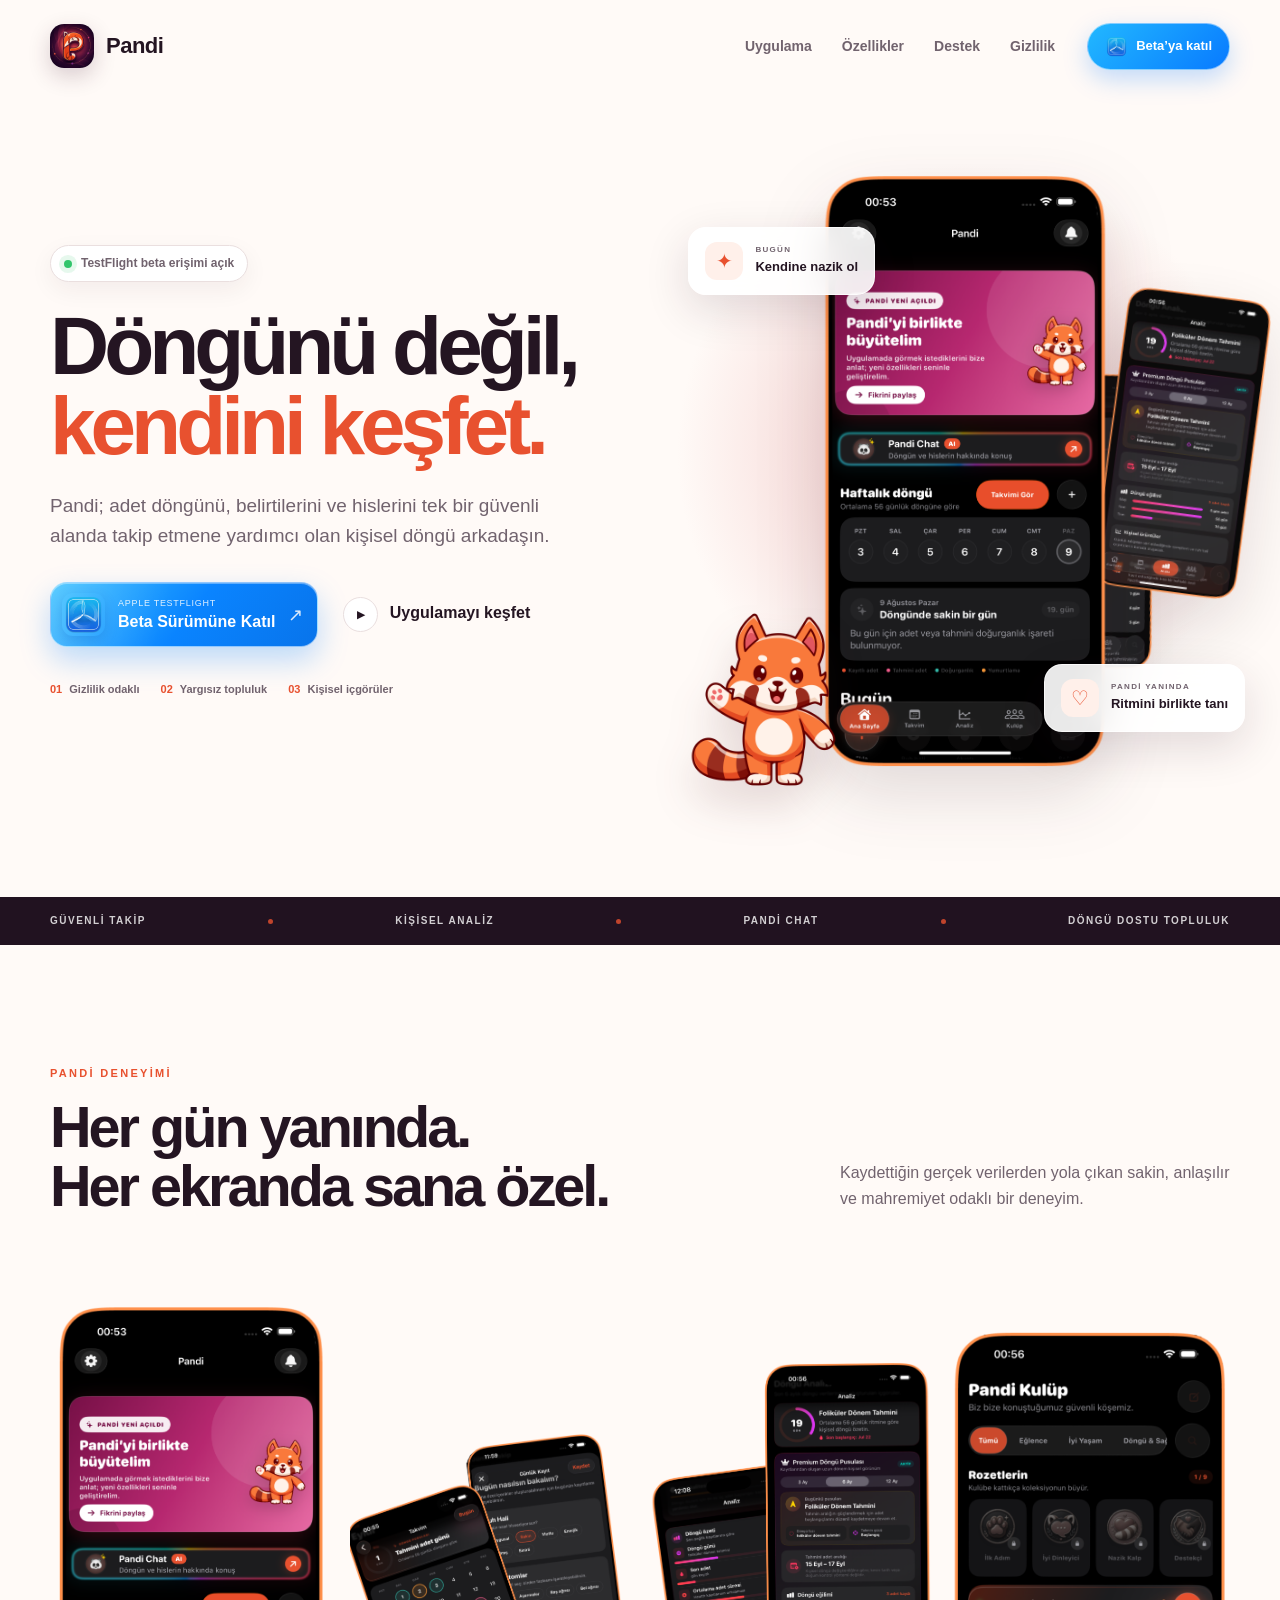
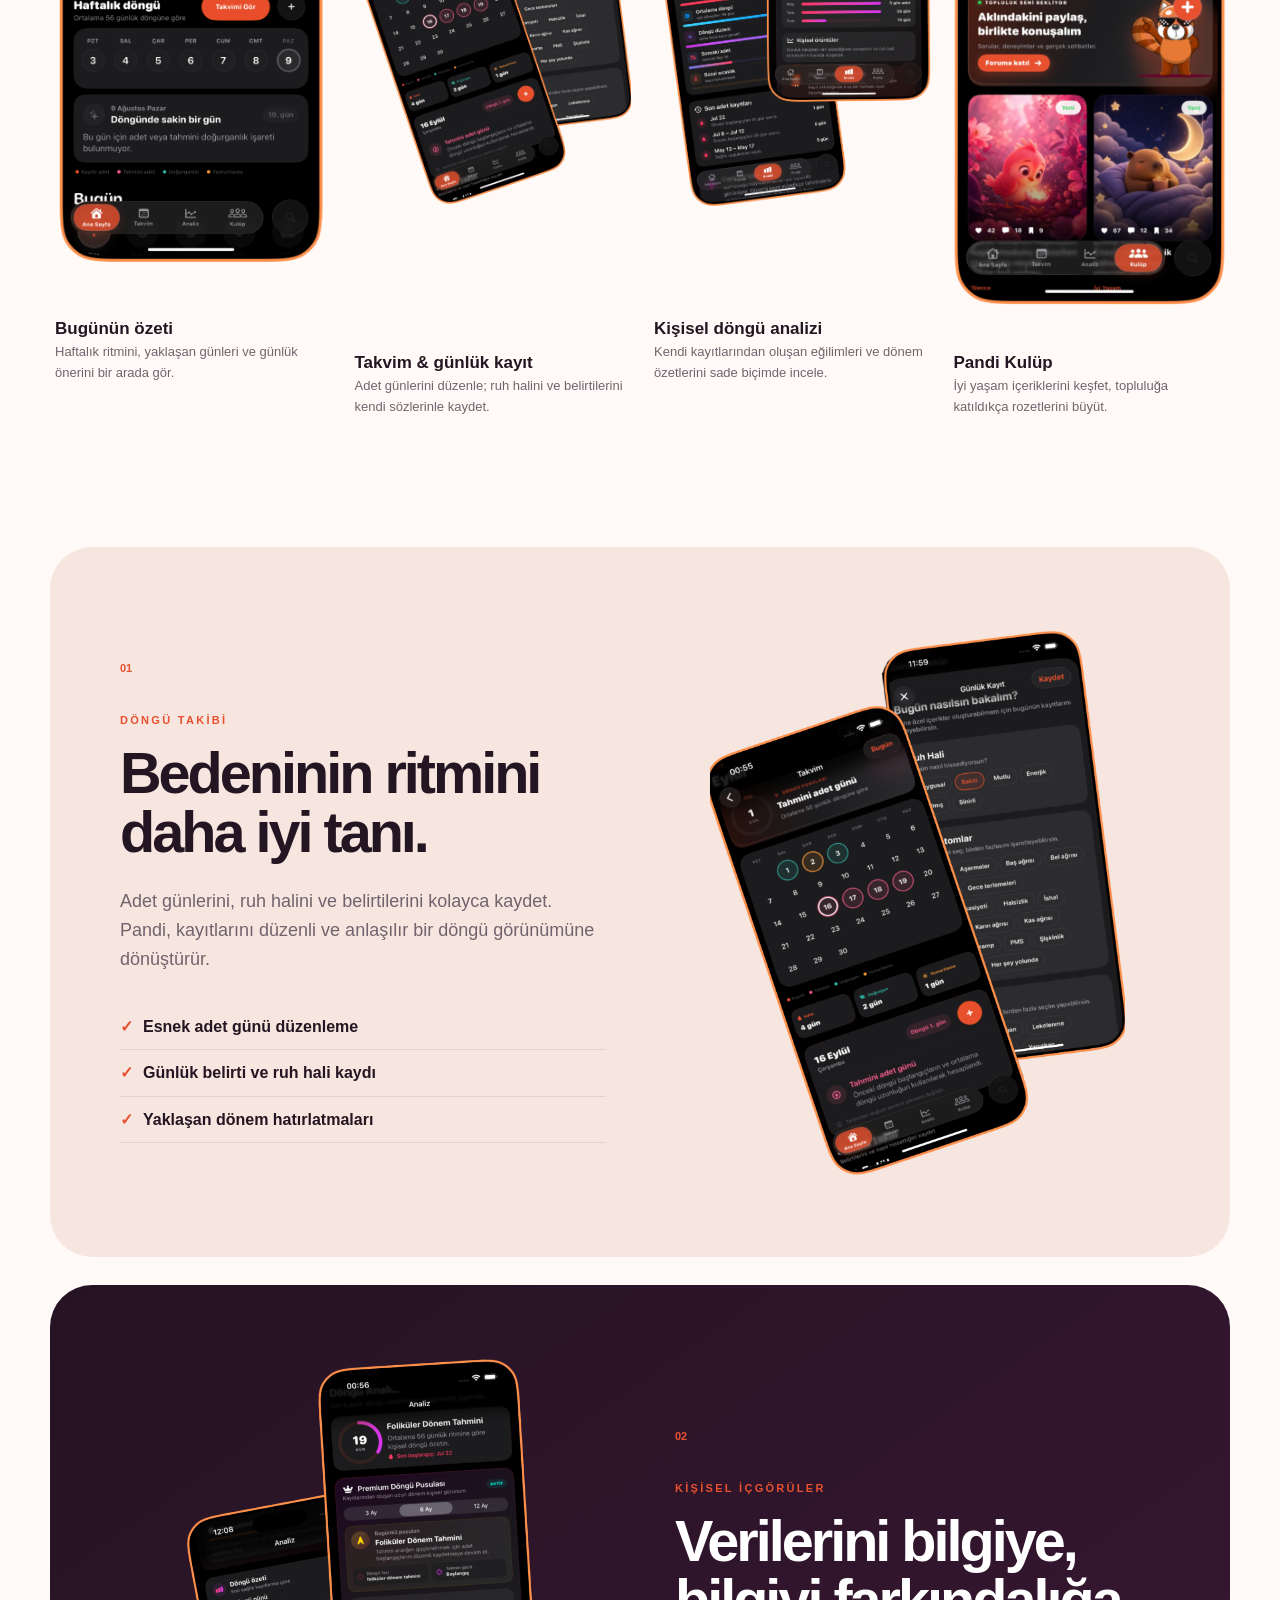
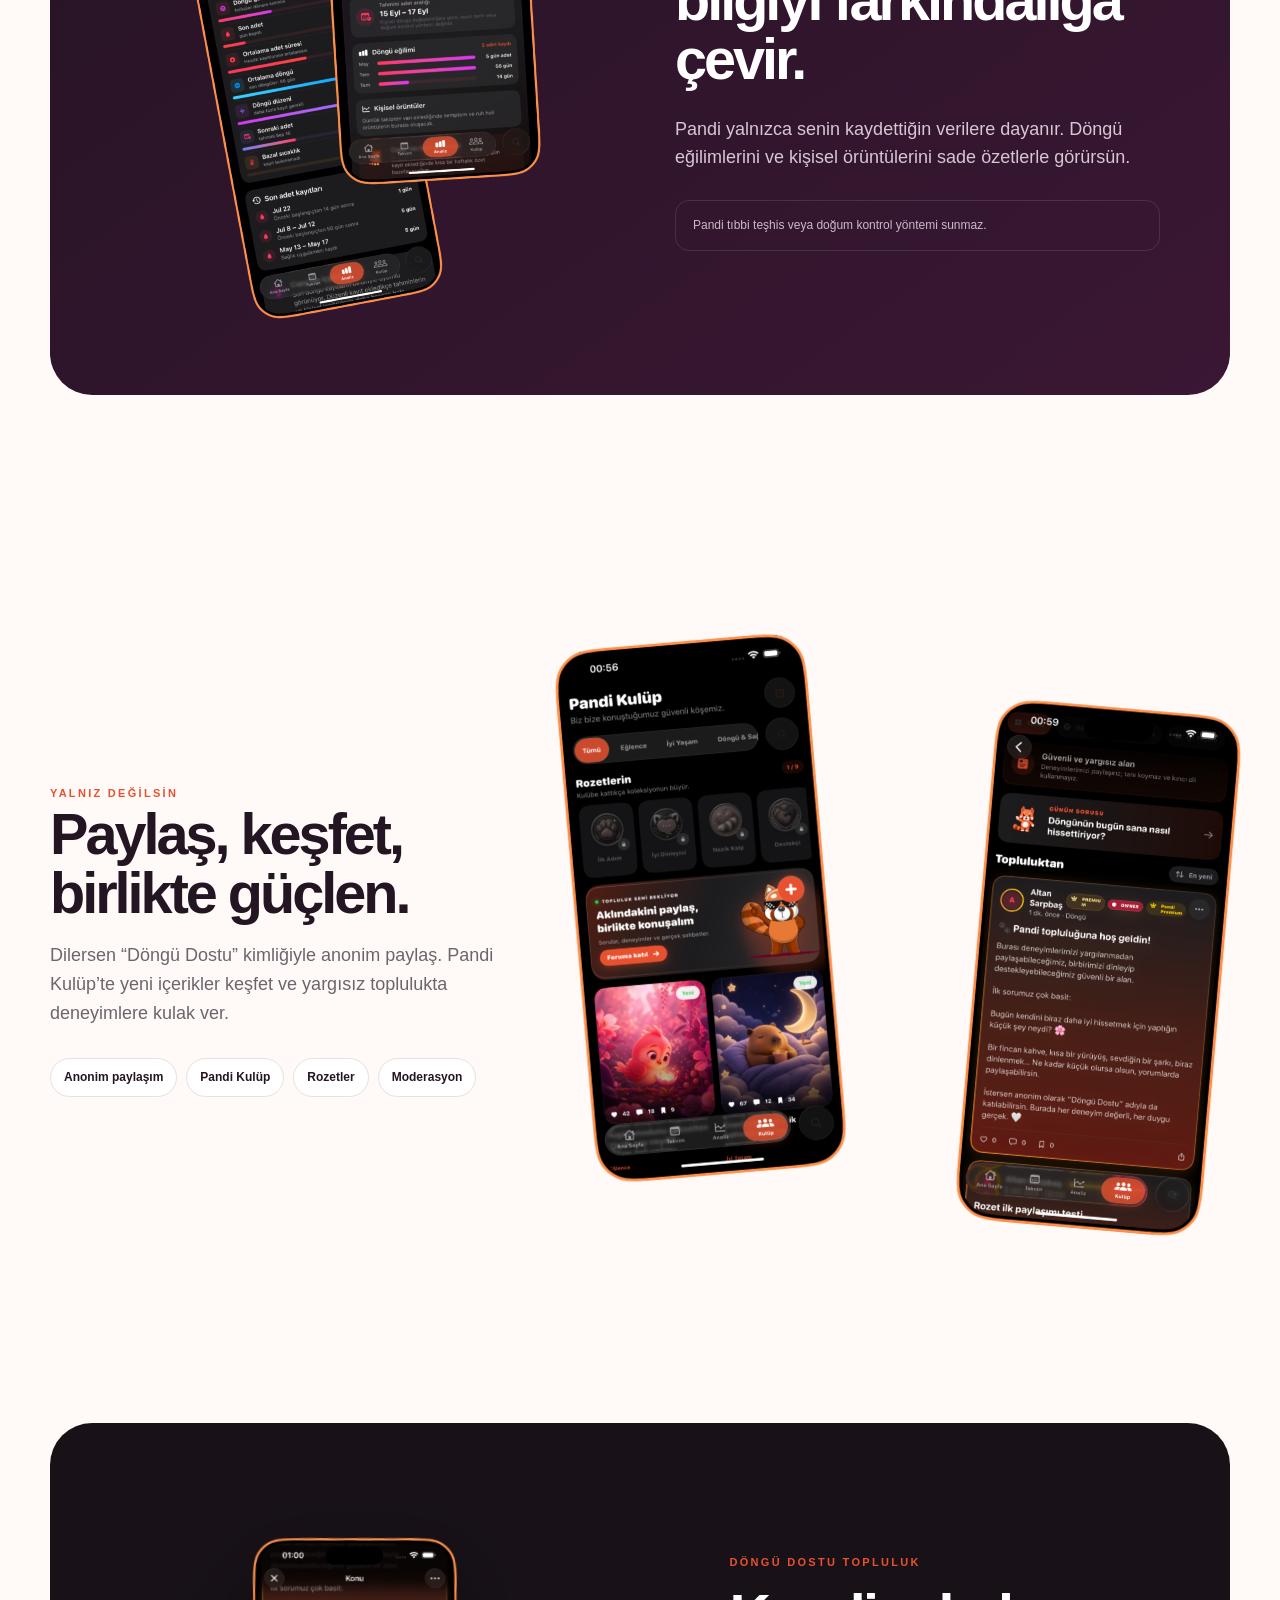
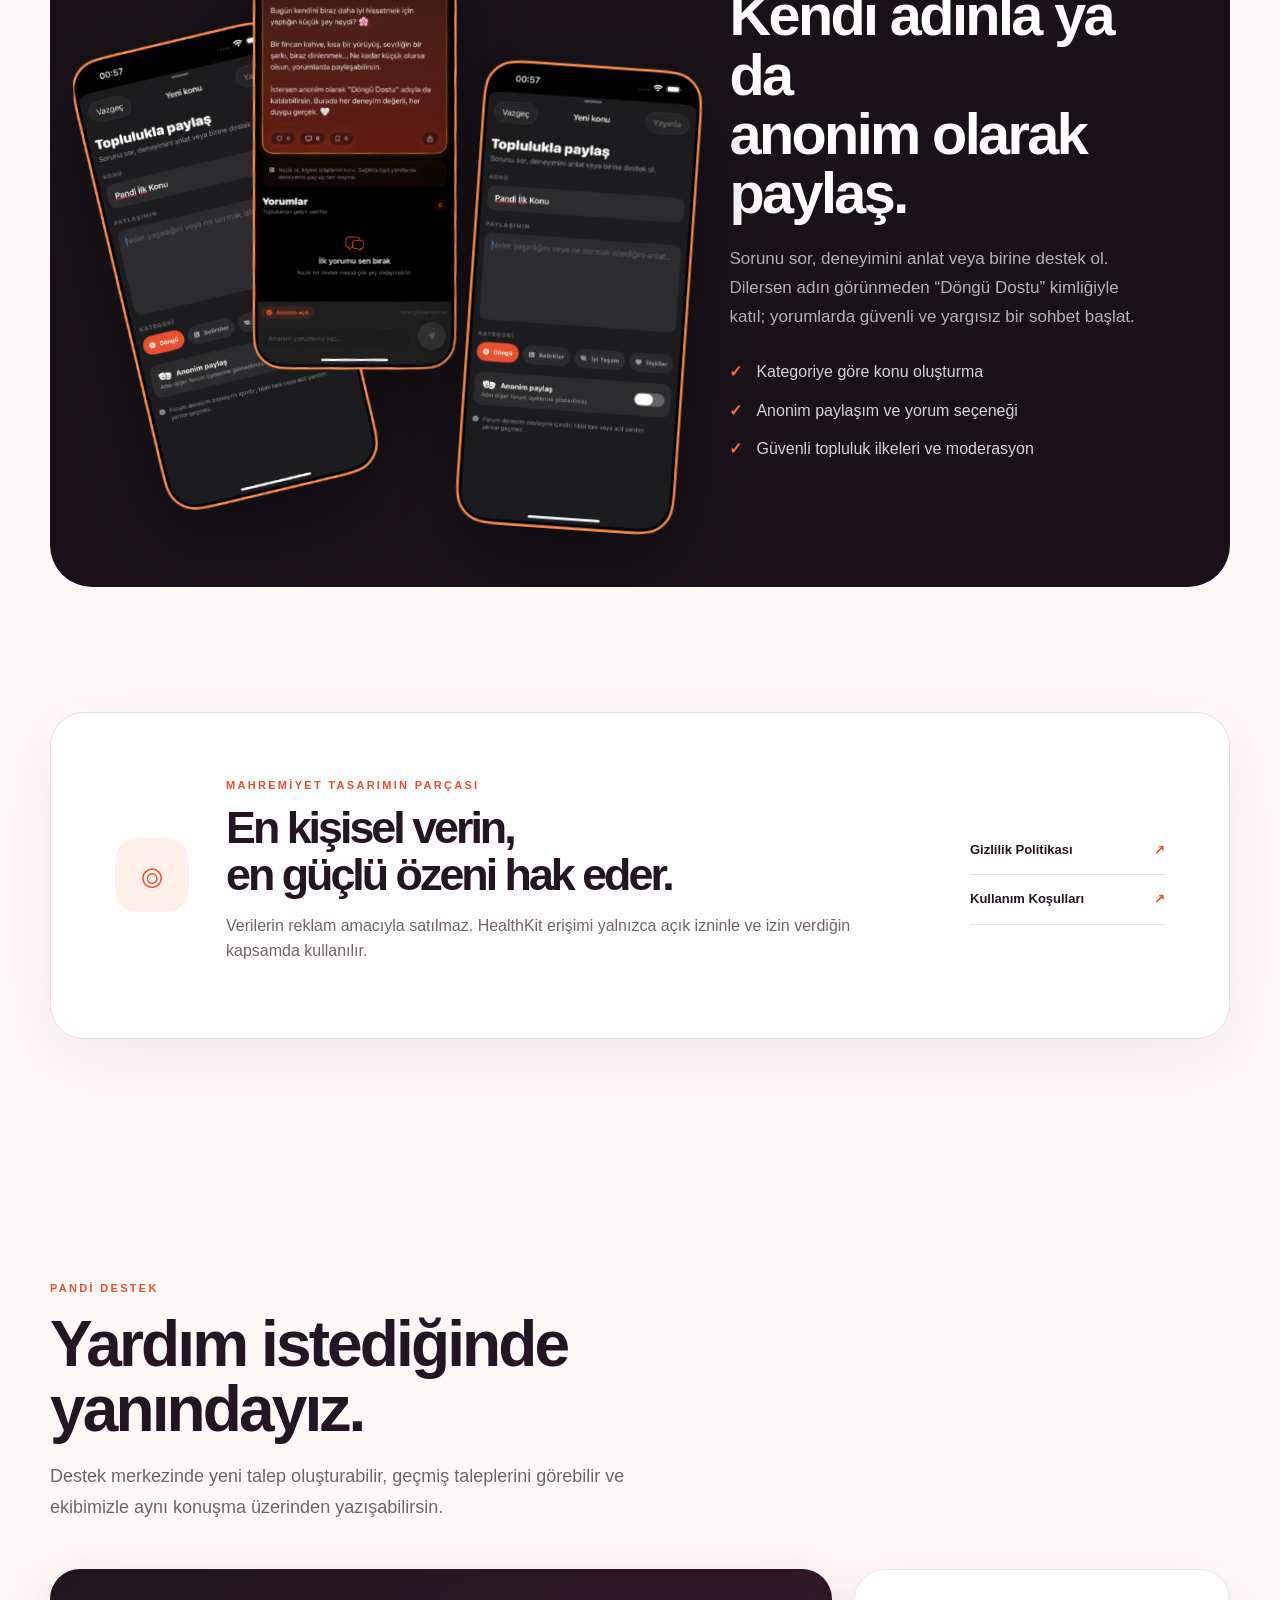
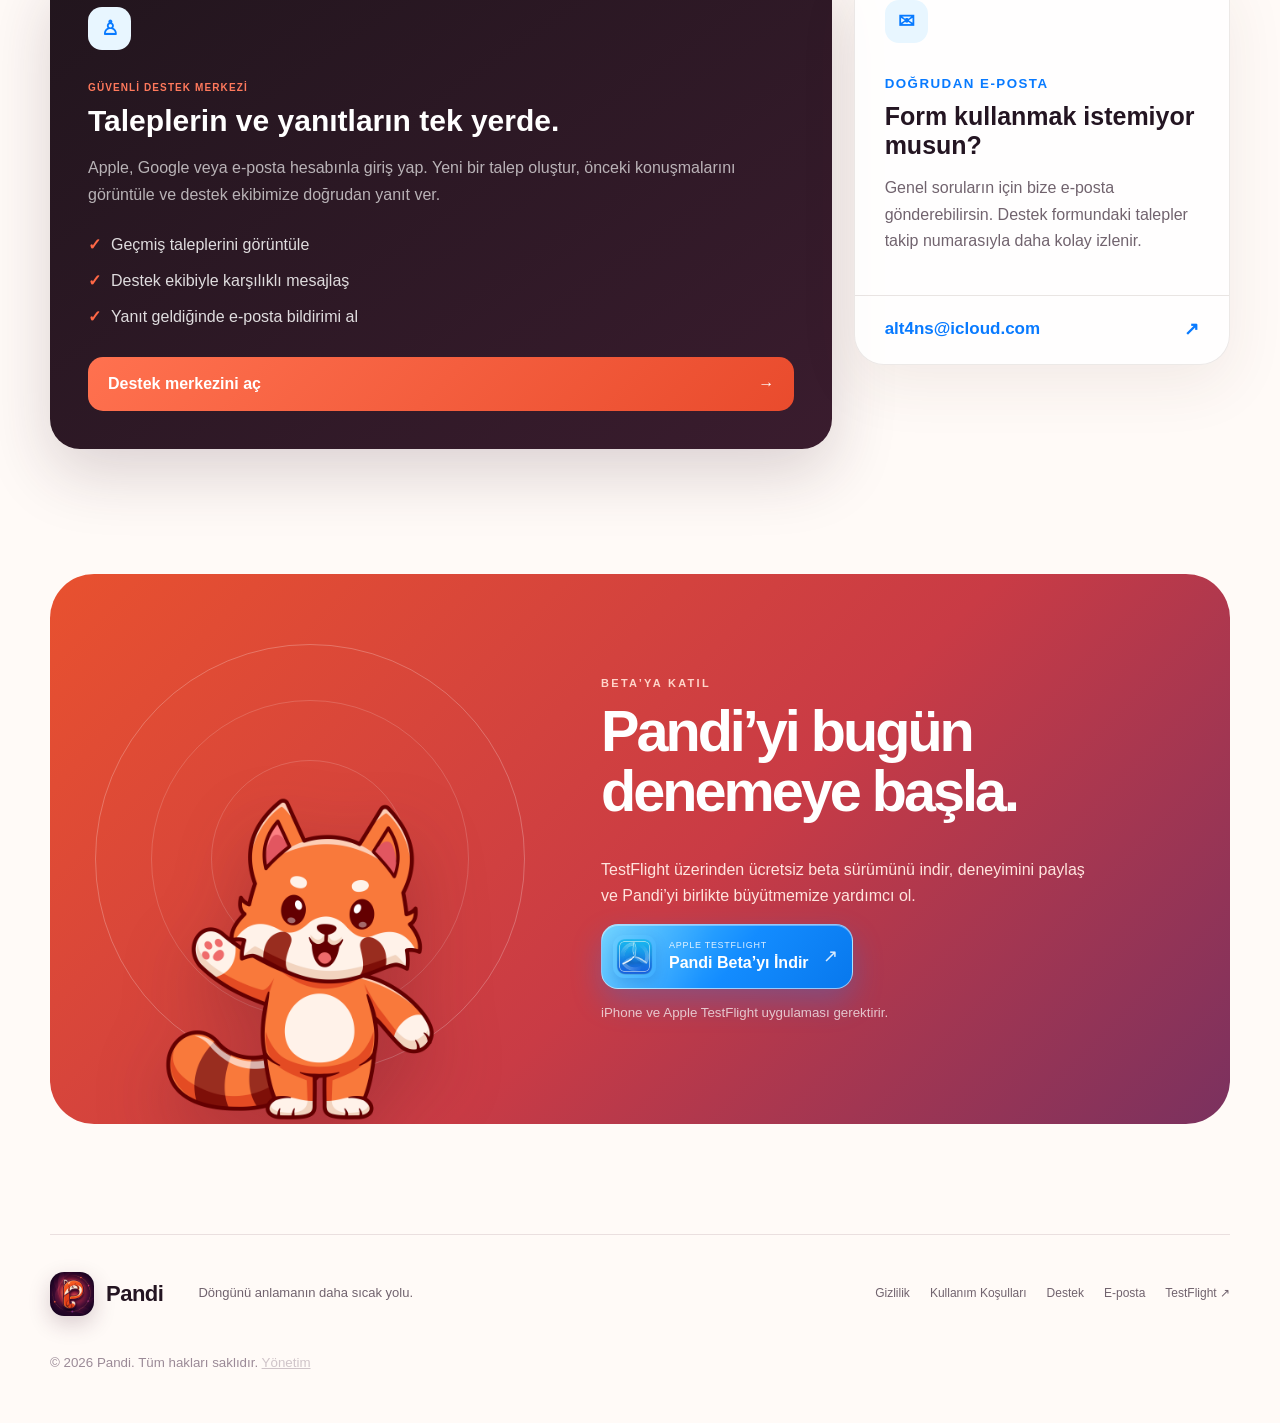
<file: index.html>
<!doctype html>
<html lang="tr">
<head>
  <meta charset="utf-8">
  <meta name="viewport" content="width=device-width, initial-scale=1">
  <meta name="description" content="Pandi ile adet döngünü takip et, belirtilerini kaydet, analizlerini keşfet ve güvenli topluluğa katıl.">
  <meta name="theme-color" content="#fffaf7">
  <meta property="og:title" content="Pandi — Döngün, senin ritmin">
  <meta property="og:description" content="Döngünü anlamanın sıcak, güvenli ve kişisel yolu.">
  <meta property="og:image" content="assets/app-icon.png">
  <title>Pandi — Döngün, senin ritmin</title>
  <link rel="icon" href="assets/app-icon.png">
  <link rel="stylesheet" href="assets/style.css">
  <link rel="stylesheet" href="assets/testflight.css">
  <link rel="stylesheet" href="assets/site-v2.css?v=2">
  <link rel="stylesheet" href="assets/mobile.css?v=mobile-1">
</head>
<body>
  <header class="nav shell">
    <a class="brand" href="index.html" aria-label="Pandi ana sayfa"><img src="assets/app-icon.png" alt=""><span>Pandi</span></a>
    <nav aria-label="Ana menü"><a href="#deneyim">Uygulama</a><a href="#ozellikler">Özellikler</a><a href="support.html">Destek</a><a href="privacy.html">Gizlilik</a></nav>
    <a class="nav-cta testflight-nav" href="https://testflight.apple.com/join/GY6GRxYy" target="_blank" rel="noopener"><img src="assets/testflight-logo.webp" alt=""> Beta’ya katıl</a>
  </header>

  <main>
    <section class="hero shell">
      <div class="hero-copy">
        <div class="status-pill"><i></i> TestFlight beta erişimi açık</div>
        <h1>Döngünü değil,<br><em>kendini keşfet.</em></h1>
        <p>Pandi; adet döngünü, belirtilerini ve hislerini tek bir güvenli alanda takip etmene yardımcı olan kişisel döngü arkadaşın.</p>
        <div class="hero-actions">
          <a class="store-button testflight-button" href="https://testflight.apple.com/join/GY6GRxYy" target="_blank" rel="noopener"><img class="testflight-icon" src="assets/testflight-logo.webp" alt="TestFlight"><span><small>APPLE TESTFLIGHT</small><strong>Beta Sürümüne Katıl</strong></span><span class="button-arrow">↗</span></a>
          <a class="watch-link" href="#deneyim"><span>▶</span> Uygulamayı keşfet</a>
        </div>
        <div class="hero-proof"><span><b>01</b> Gizlilik odaklı</span><span><b>02</b> Yargısız topluluk</span><span><b>03</b> Kişisel içgörüler</span></div>
      </div>
      <div class="hero-visual">
        <div class="glow"></div>
        <div class="screen-card screen-back"><img src="assets/screenshots/pandi-analiz-yeni.png" alt="Pandi kişisel döngü analizi"></div>
        <div class="screen-card screen-main"><img src="assets/screenshots/pandi-ana-ekran-yeni.png" alt="Pandi ana ekranı ve haftalık döngü özeti"></div>
        <div class="float-card float-top"><span>✦</span><div><small>BUGÜN</small><b>Kendine nazik ol</b></div></div>
        <div class="float-card float-bottom"><span>♡</span><div><small>PANDİ YANINDA</small><b>Ritmini birlikte tanı</b></div></div>
        <img class="hero-pandi" src="assets/pandi-wave.png" alt="El sallayan kırmızı panda Pandi">
      </div>
    </section>

    <section class="trust-strip"><div class="shell"><span>GÜVENLİ TAKİP</span><i></i><span>KİŞİSEL ANALİZ</span><i></i><span>PANDİ CHAT</span><i></i><span>DÖNGÜ DOSTU TOPLULUK</span></div></section>

    <section id="deneyim" class="showcase shell">
      <div class="section-kicker">PANDİ DENEYİMİ</div>
      <div class="section-title"><h2>Her gün yanında.<br>Her ekranda sana özel.</h2><p>Kaydettiğin gerçek verilerden yola çıkan sakin, anlaşılır ve mahremiyet odaklı bir deneyim.</p></div>
      <div class="screens-track" aria-label="Pandi uygulama ekranları">
        <figure class="shot shot-one"><img src="assets/screenshots/pandi-ana-ekran-yeni.png" alt="Döngü özeti ve Pandi ana ekranı"><figcaption><b>Bugünün özeti</b><span>Haftalık ritmini, yaklaşan günleri ve günlük önerini bir arada gör.</span></figcaption></figure>
        <figure class="shot shot-two shot-wide"><img src="assets/screenshots/pandi-takvim-kayit-yeni.png" alt="Takvim ve günlük belirti kaydı"><figcaption><b>Takvim & günlük kayıt</b><span>Adet günlerini düzenle; ruh halini ve belirtilerini kendi sözlerinle kaydet.</span></figcaption></figure>
        <figure class="shot shot-three shot-wide"><img src="assets/screenshots/pandi-analiz-yeni.png" alt="Kişisel döngü analizleri"><figcaption><b>Kişisel döngü analizi</b><span>Kendi kayıtlarından oluşan eğilimleri ve dönem özetlerini sade biçimde incele.</span></figcaption></figure>
        <figure class="shot shot-four"><img src="assets/screenshots/pandi-kulup-yeni.png" alt="Pandi Kulüp içerikleri ve rozetler"><figcaption><b>Pandi Kulüp</b><span>İyi yaşam içeriklerini keşfet, topluluğa katıldıkça rozetlerini büyüt.</span></figcaption></figure>
      </div>
    </section>

    <section id="ozellikler" class="feature-story shell">
      <article class="story story-cycle">
        <div class="story-copy"><span class="number">01</span><span class="eyebrow">DÖNGÜ TAKİBİ</span><h2>Bedeninin ritmini<br>daha iyi tanı.</h2><p>Adet günlerini, ruh halini ve belirtilerini kolayca kaydet. Pandi, kayıtlarını düzenli ve anlaşılır bir döngü görünümüne dönüştürür.</p><ul><li>Esnek adet günü düzenleme</li><li>Günlük belirti ve ruh hali kaydı</li><li>Yaklaşan dönem hatırlatmaları</li></ul></div>
        <div class="story-media story-media-transparent"><img src="assets/screenshots/pandi-takvim-kayit-yeni.png" alt="Pandi takvim ve günlük kayıt ekranları"></div>
      </article>
      <article class="story story-insight">
        <div class="story-media story-media-transparent"><img src="assets/screenshots/pandi-analiz-yeni.png" alt="Pandi kişisel analiz ekranları"></div>
        <div class="story-copy"><span class="number">02</span><span class="eyebrow">KİŞİSEL İÇGÖRÜLER</span><h2>Verilerini bilgiye,<br>bilgiyi farkındalığa çevir.</h2><p>Pandi yalnızca senin kaydettiğin verilere dayanır. Döngü eğilimlerini ve kişisel örüntülerini sade özetlerle görürsün.</p><div class="note">Pandi tıbbi teşhis veya doğum kontrol yöntemi sunmaz.</div></div>
      </article>
    </section>

    <section class="community shell">
      <div class="community-copy"><span class="eyebrow">YALNIZ DEĞİLSİN</span><h2>Paylaş, keşfet,<br>birlikte güçlen.</h2><p>Dilersen “Döngü Dostu” kimliğiyle anonim paylaş. Pandi Kulüp’te yeni içerikler keşfet ve yargısız toplulukta deneyimlere kulak ver.</p><div class="community-tags"><span>Anonim paylaşım</span><span>Pandi Kulüp</span><span>Rozetler</span><span>Moderasyon</span></div></div>
      <div class="community-gallery"><img class="gallery-a" src="assets/screenshots/pandi-kulup-yeni.png" alt="Pandi Kulüp ekranı"><img class="gallery-b" src="assets/screenshots/pandi-forum-yeni.png" alt="Güvenli Pandi topluluğu ekranı"></div>
    </section>

    <section class="sharing-story shell">
      <div class="sharing-visual"><img src="assets/screenshots/pandi-paylasim-yeni.png" alt="Pandi topluluğunda anonim paylaşım ve yorum ekranları"><img src="assets/screenshots/pandi-konu-yeni.png" alt="Pandi yeni konu oluşturma ekranı"></div>
      <div class="sharing-copy"><span class="eyebrow">DÖNGÜ DOSTU TOPLULUK</span><h2>Kendi adınla ya da<br>anonim olarak paylaş.</h2><p>Sorunu sor, deneyimini anlat veya birine destek ol. Dilersen adın görünmeden “Döngü Dostu” kimliğiyle katıl; yorumlarda güvenli ve yargısız bir sohbet başlat.</p><ul><li>Kategoriye göre konu oluşturma</li><li>Anonim paylaşım ve yorum seçeneği</li><li>Güvenli topluluk ilkeleri ve moderasyon</li></ul></div>
    </section>

    <section class="privacy-panel shell">
      <div class="shield">⌾</div><div><span class="eyebrow">MAHREMİYET TASARIMIN PARÇASI</span><h2>En kişisel verin,<br>en güçlü özeni hak eder.</h2><p>Verilerin reklam amacıyla satılmaz. HealthKit erişimi yalnızca açık izninle ve izin verdiğin kapsamda kullanılır.</p></div><div class="privacy-links"><a href="privacy.html">Gizlilik Politikası <span>↗</span></a><a href="terms.html">Kullanım Koşulları <span>↗</span></a></div>
    </section>

    <section id="iletisim" class="contact shell">
      <div class="contact-heading"><span class="eyebrow">PANDİ DESTEK</span><h2>Yardım istediğinde<br>yanındayız.</h2><p>Destek merkezinde yeni talep oluşturabilir, geçmiş taleplerini görebilir ve ekibimizle aynı konuşma üzerinden yazışabilirsin.</p></div>
      <div class="support-layout">
        <div class="support-launch"><span class="contact-symbol">♙</span><small>GÜVENLİ DESTEK MERKEZİ</small><h3>Taleplerin ve yanıtların tek yerde.</h3><p>Apple, Google veya e-posta hesabınla giriş yap. Yeni bir talep oluştur, önceki konuşmalarını görüntüle ve destek ekibimize doğrudan yanıt ver.</p><ul><li>Geçmiş taleplerini görüntüle</li><li>Destek ekibiyle karşılıklı mesajlaş</li><li>Yanıt geldiğinde e-posta bildirimi al</li></ul><a class="support-center-link" href="support.html"><span>Destek merkezini aç</span><i>→</i></a></div>
        <aside class="mail-card"><div class="mail-card-body"><span class="contact-symbol">✉</span><small>DOĞRUDAN E-POSTA</small><h3>Form kullanmak istemiyor musun?</h3><p>Genel soruların için bize e-posta gönderebilirsin. Destek formundaki talepler takip numarasıyla daha kolay izlenir.</p></div><a class="mail-card-link" href="mailto:alt4ns@icloud.com"><span class="mail-address">alt4ns@icloud.com</span><span class="mail-arrow">↗</span></a></aside>
      </div>
    </section>

    <section class="download shell">
      <div class="download-art"><div class="rings"></div><img src="assets/pandi-wave.png" alt="Kırmızı panda Pandi"></div>
      <div class="download-copy"><span class="eyebrow">BETA’YA KATIL</span><h2>Pandi’yi bugün<br>denemeye başla.</h2><p>TestFlight üzerinden ücretsiz beta sürümünü indir, deneyimini paylaş ve Pandi’yi birlikte büyütmemize yardımcı ol.</p><a class="store-button testflight-button testflight-button-light" href="https://testflight.apple.com/join/GY6GRxYy" target="_blank" rel="noopener"><img class="testflight-icon" src="assets/testflight-logo.webp" alt="TestFlight"><span><small>APPLE TESTFLIGHT</small><strong>Pandi Beta’yı İndir</strong></span><span class="button-arrow">↗</span></a><small class="device-note">iPhone ve Apple TestFlight uygulaması gerektirir.</small></div>
    </section>
  </main>

  <footer class="footer shell"><div class="brand"><img src="assets/app-icon.png" alt=""><span>Pandi</span></div><p>Döngünü anlamanın daha sıcak yolu.</p><div class="footer-links"><a href="privacy.html">Gizlilik</a><a href="terms.html">Kullanım Koşulları</a><a href="support.html">Destek</a><a href="mailto:alt4ns@icloud.com">E-posta</a><a href="https://testflight.apple.com/join/GY6GRxYy" target="_blank" rel="noopener">TestFlight ↗</a></div><small>© 2026 Pandi. Tüm hakları saklıdır. <a class="admin-link" href="admin.html">Yönetim</a></small></footer>
</body>
</html>
</file>
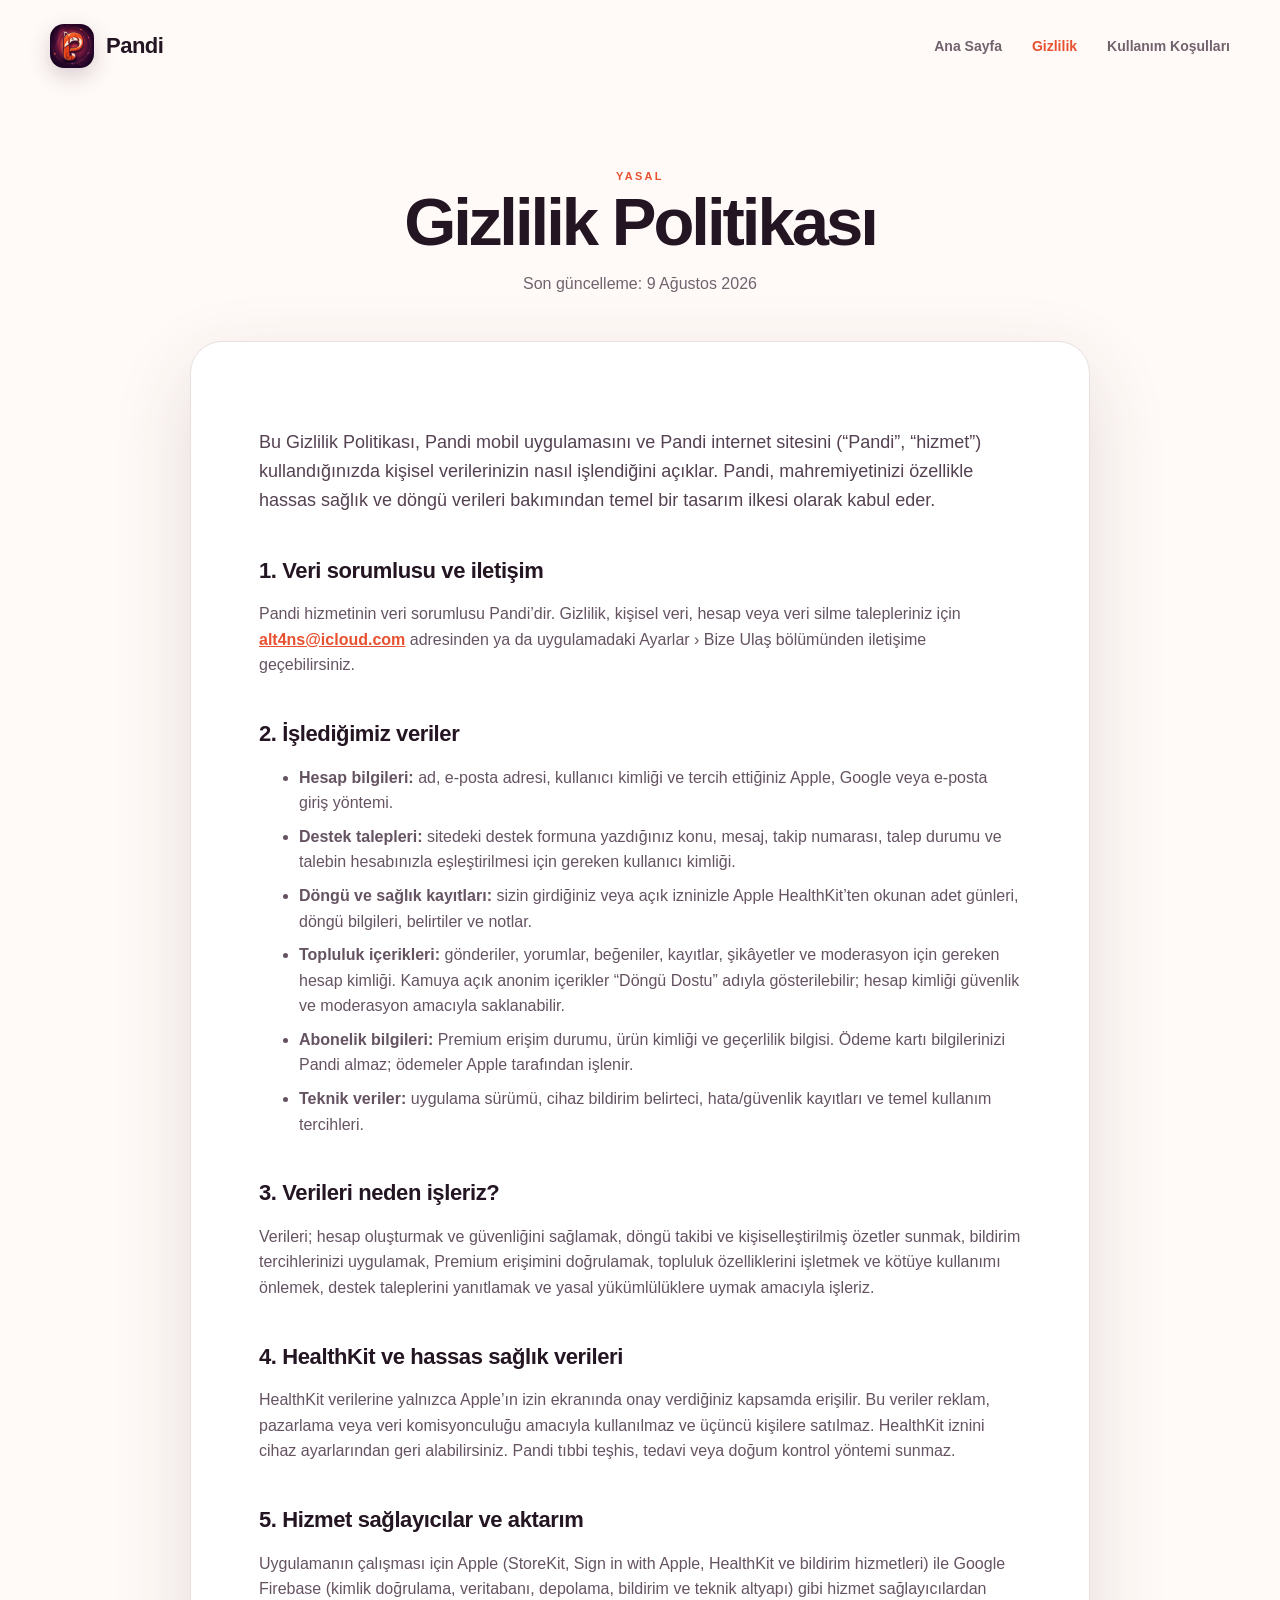
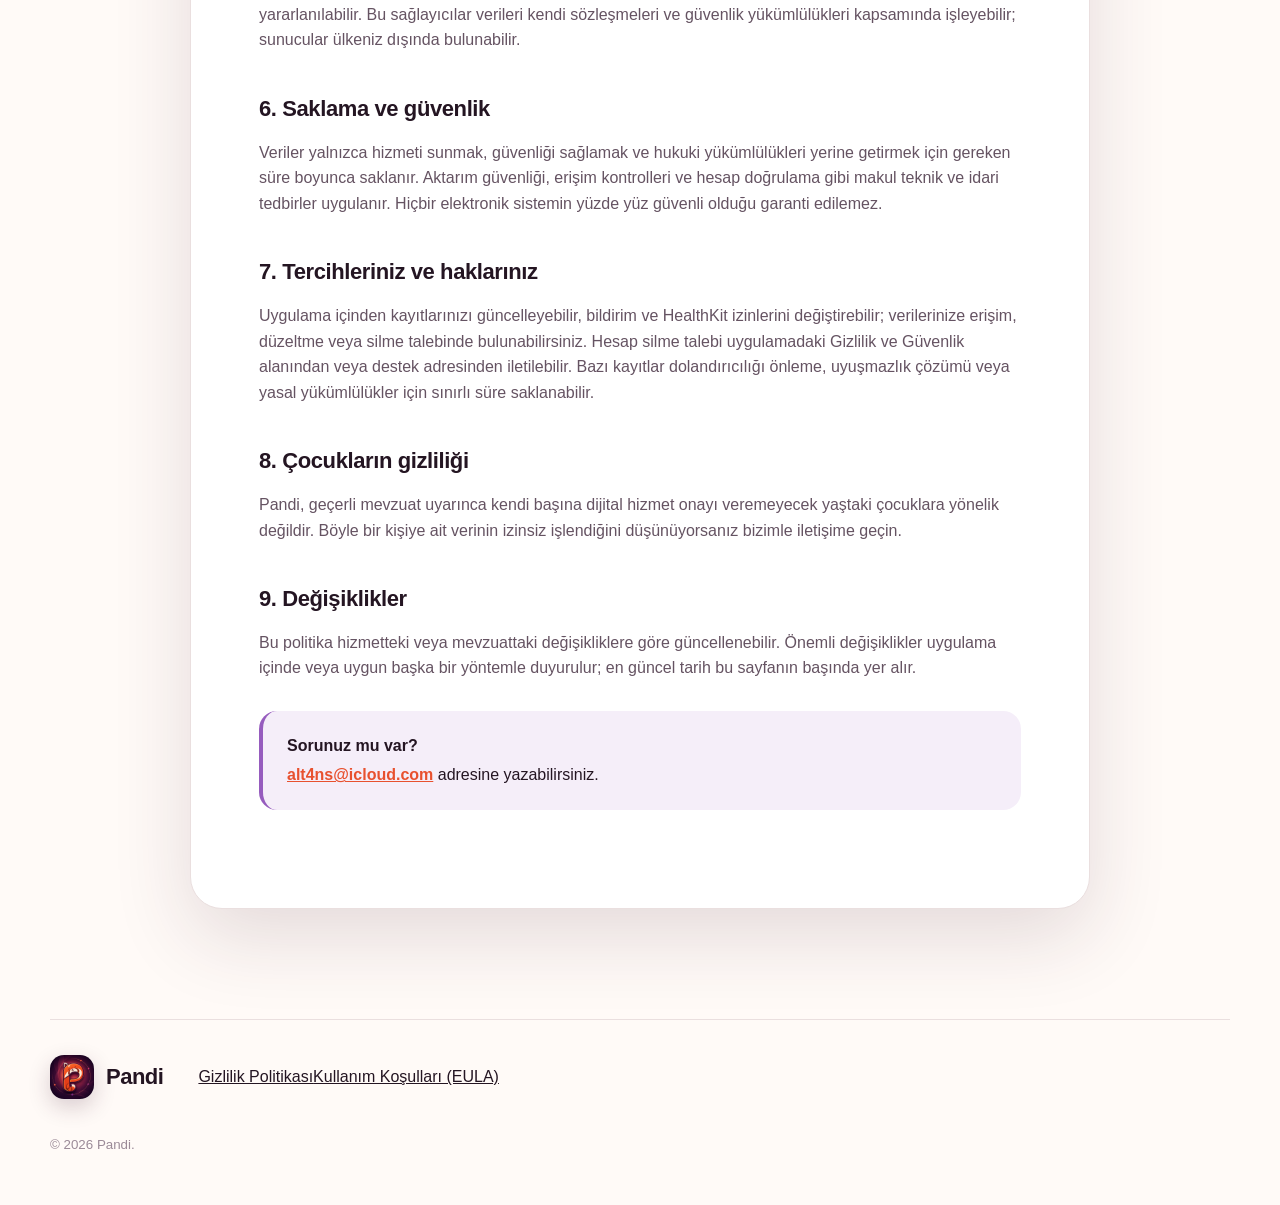
<file: privacy.html>
<!doctype html><html lang="tr"><head><meta charset="utf-8"><meta name="viewport" content="width=device-width, initial-scale=1"><meta name="description" content="Pandi Gizlilik Politikası"><title>Gizlilik Politikası — Pandi</title><link rel="icon" href="assets/app-icon.png"><link rel="stylesheet" href="assets/style.css"><link rel="stylesheet" href="assets/mobile.css?v=mobile-1"></head><body>
<header class="nav shell"><a class="brand" href="index.html"><img src="assets/app-icon.png" alt=""><span>Pandi</span></a><nav><a href="index.html">Ana Sayfa</a><a class="active" href="privacy.html">Gizlilik</a><a href="terms.html">Kullanım Koşulları</a></nav></header>
<main class="legal shell"><div class="legal-title"><span class="eyebrow">YASAL</span><h1>Gizlilik Politikası</h1><p>Son güncelleme: 9 Ağustos 2026</p></div><article class="legal-card">
<p>Bu Gizlilik Politikası, Pandi mobil uygulamasını ve Pandi internet sitesini (“Pandi”, “hizmet”) kullandığınızda kişisel verilerinizin nasıl işlendiğini açıklar. Pandi, mahremiyetinizi özellikle hassas sağlık ve döngü verileri bakımından temel bir tasarım ilkesi olarak kabul eder.</p>
<h2>1. Veri sorumlusu ve iletişim</h2><p>Pandi hizmetinin veri sorumlusu Pandi’dir. Gizlilik, kişisel veri, hesap veya veri silme talepleriniz için <a href="mailto:alt4ns@icloud.com">alt4ns@icloud.com</a> adresinden ya da uygulamadaki Ayarlar › Bize Ulaş bölümünden iletişime geçebilirsiniz.</p>
<h2>2. İşlediğimiz veriler</h2><ul><li><strong>Hesap bilgileri:</strong> ad, e-posta adresi, kullanıcı kimliği ve tercih ettiğiniz Apple, Google veya e-posta giriş yöntemi.</li><li><strong>Destek talepleri:</strong> sitedeki destek formuna yazdığınız konu, mesaj, takip numarası, talep durumu ve talebin hesabınızla eşleştirilmesi için gereken kullanıcı kimliği.</li><li><strong>Döngü ve sağlık kayıtları:</strong> sizin girdiğiniz veya açık izninizle Apple HealthKit’ten okunan adet günleri, döngü bilgileri, belirtiler ve notlar.</li><li><strong>Topluluk içerikleri:</strong> gönderiler, yorumlar, beğeniler, kayıtlar, şikâyetler ve moderasyon için gereken hesap kimliği. Kamuya açık anonim içerikler “Döngü Dostu” adıyla gösterilebilir; hesap kimliği güvenlik ve moderasyon amacıyla saklanabilir.</li><li><strong>Abonelik bilgileri:</strong> Premium erişim durumu, ürün kimliği ve geçerlilik bilgisi. Ödeme kartı bilgilerinizi Pandi almaz; ödemeler Apple tarafından işlenir.</li><li><strong>Teknik veriler:</strong> uygulama sürümü, cihaz bildirim belirteci, hata/güvenlik kayıtları ve temel kullanım tercihleri.</li></ul>
<h2>3. Verileri neden işleriz?</h2><p>Verileri; hesap oluşturmak ve güvenliğini sağlamak, döngü takibi ve kişiselleştirilmiş özetler sunmak, bildirim tercihlerinizi uygulamak, Premium erişimini doğrulamak, topluluk özelliklerini işletmek ve kötüye kullanımı önlemek, destek taleplerini yanıtlamak ve yasal yükümlülüklere uymak amacıyla işleriz.</p>
<h2>4. HealthKit ve hassas sağlık verileri</h2><p>HealthKit verilerine yalnızca Apple’ın izin ekranında onay verdiğiniz kapsamda erişilir. Bu veriler reklam, pazarlama veya veri komisyonculuğu amacıyla kullanılmaz ve üçüncü kişilere satılmaz. HealthKit iznini cihaz ayarlarından geri alabilirsiniz. Pandi tıbbi teşhis, tedavi veya doğum kontrol yöntemi sunmaz.</p>
<h2>5. Hizmet sağlayıcılar ve aktarım</h2><p>Uygulamanın çalışması için Apple (StoreKit, Sign in with Apple, HealthKit ve bildirim hizmetleri) ile Google Firebase (kimlik doğrulama, veritabanı, depolama, bildirim ve teknik altyapı) gibi hizmet sağlayıcılardan yararlanılabilir. Bu sağlayıcılar verileri kendi sözleşmeleri ve güvenlik yükümlülükleri kapsamında işleyebilir; sunucular ülkeniz dışında bulunabilir.</p>
<h2>6. Saklama ve güvenlik</h2><p>Veriler yalnızca hizmeti sunmak, güvenliği sağlamak ve hukuki yükümlülükleri yerine getirmek için gereken süre boyunca saklanır. Aktarım güvenliği, erişim kontrolleri ve hesap doğrulama gibi makul teknik ve idari tedbirler uygulanır. Hiçbir elektronik sistemin yüzde yüz güvenli olduğu garanti edilemez.</p>
<h2>7. Tercihleriniz ve haklarınız</h2><p>Uygulama içinden kayıtlarınızı güncelleyebilir, bildirim ve HealthKit izinlerini değiştirebilir; verilerinize erişim, düzeltme veya silme talebinde bulunabilirsiniz. Hesap silme talebi uygulamadaki Gizlilik ve Güvenlik alanından veya destek adresinden iletilebilir. Bazı kayıtlar dolandırıcılığı önleme, uyuşmazlık çözümü veya yasal yükümlülükler için sınırlı süre saklanabilir.</p>
<h2>8. Çocukların gizliliği</h2><p>Pandi, geçerli mevzuat uyarınca kendi başına dijital hizmet onayı veremeyecek yaştaki çocuklara yönelik değildir. Böyle bir kişiye ait verinin izinsiz işlendiğini düşünüyorsanız bizimle iletişime geçin.</p>
<h2>9. Değişiklikler</h2><p>Bu politika hizmetteki veya mevzuattaki değişikliklere göre güncellenebilir. Önemli değişiklikler uygulama içinde veya uygun başka bir yöntemle duyurulur; en güncel tarih bu sayfanın başında yer alır.</p>
<div class="contact-box"><strong>Sorunuz mu var?</strong><span><a href="mailto:alt4ns@icloud.com">alt4ns@icloud.com</a> adresine yazabilirsiniz.</span></div>
</article></main><footer class="footer shell"><div class="brand"><img src="assets/app-icon.png" alt=""><span>Pandi</span></div><div><a href="privacy.html">Gizlilik Politikası</a><a href="terms.html">Kullanım Koşulları (EULA)</a></div><small>© 2026 Pandi.</small></footer></body></html>
</file>
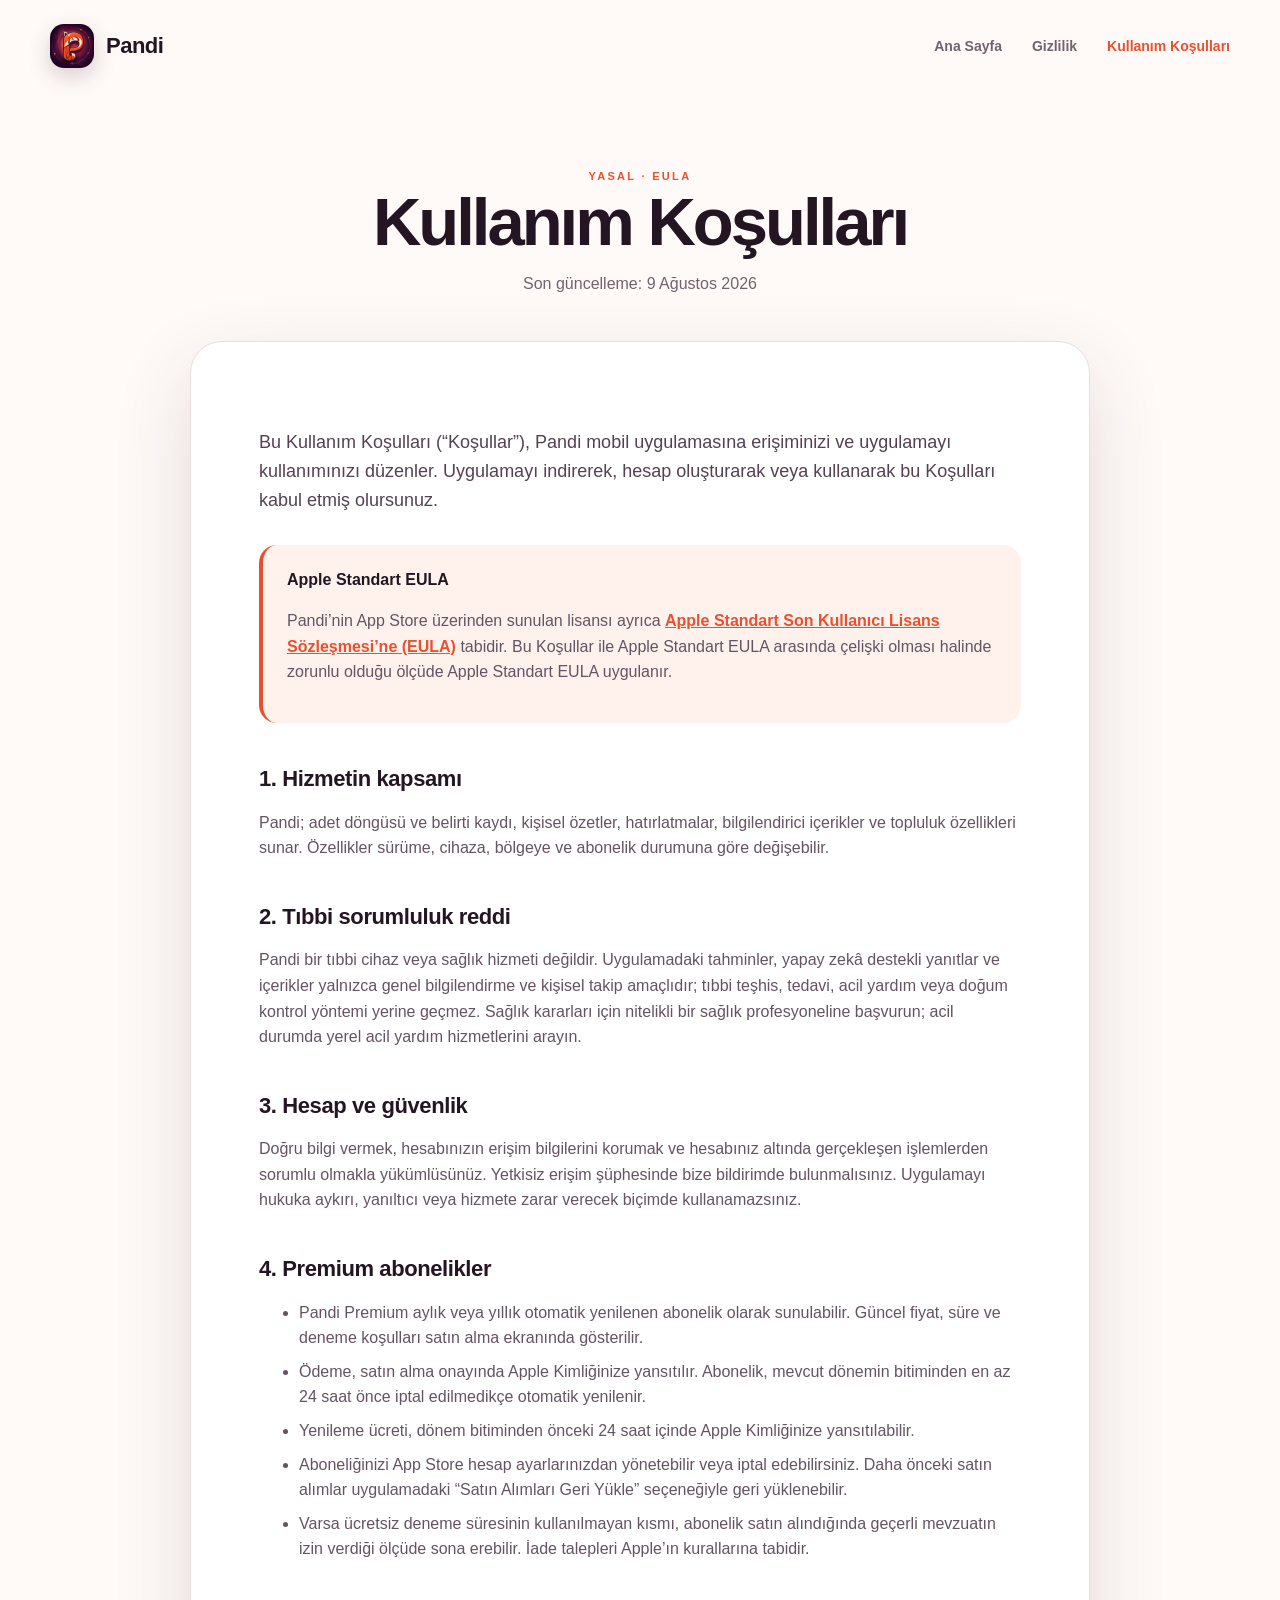
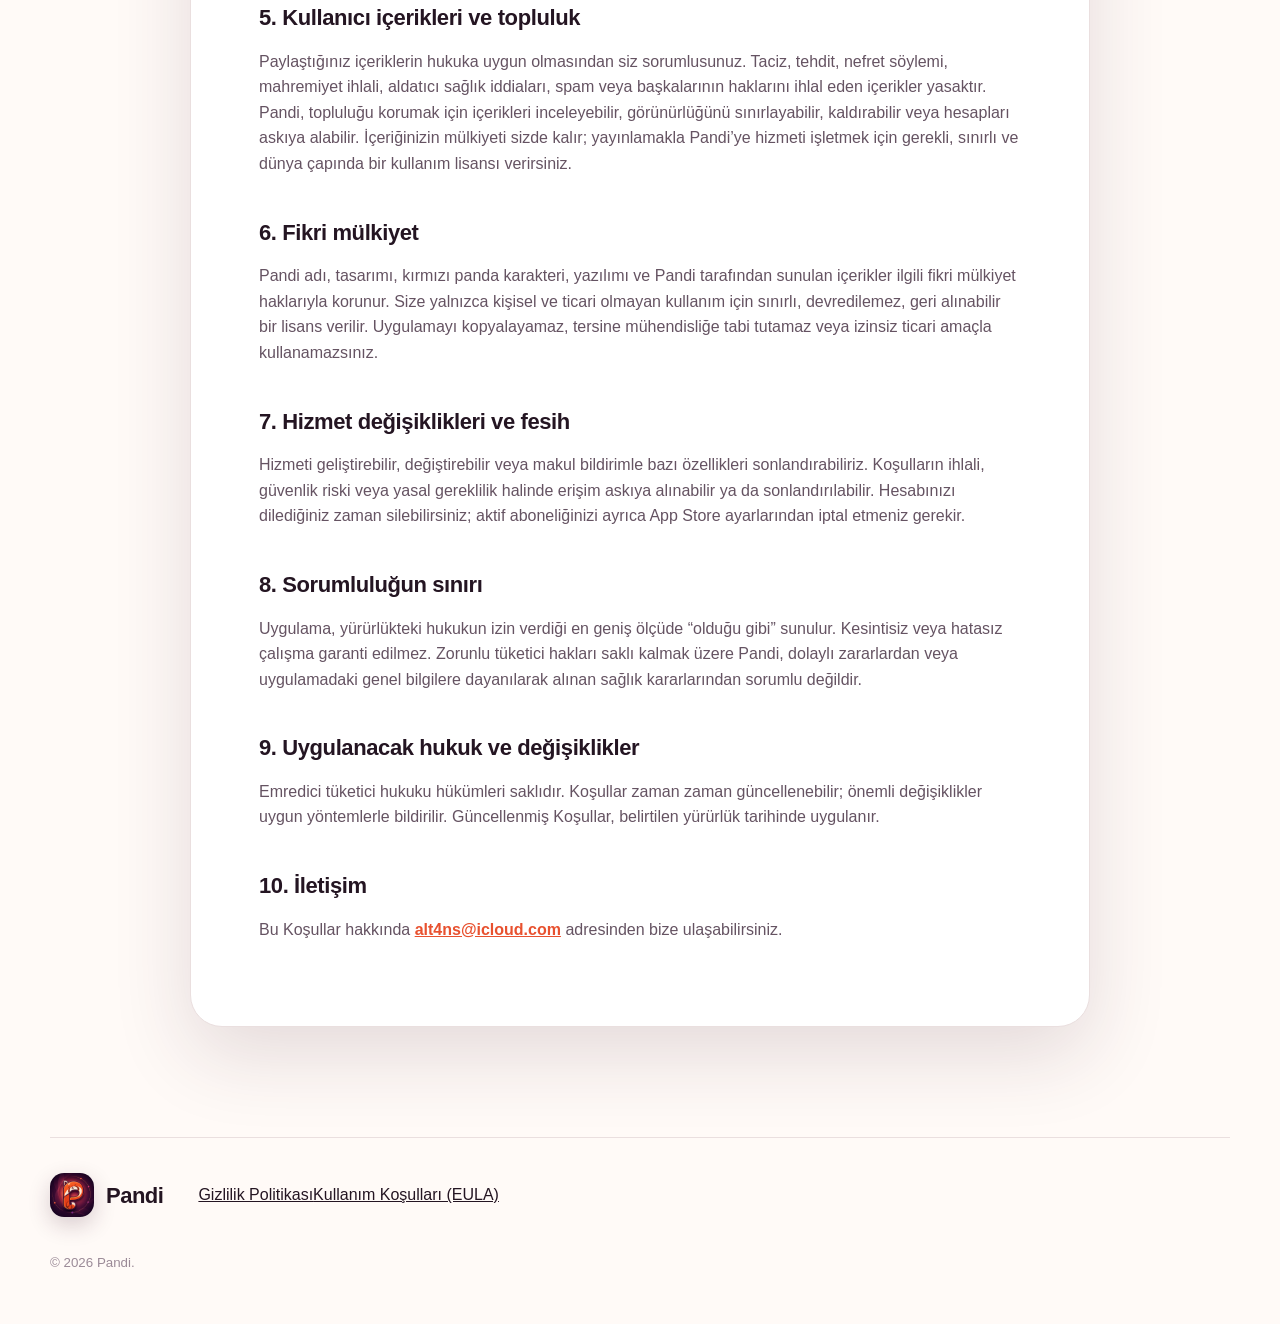
<file: terms.html>
<!doctype html><html lang="tr"><head><meta charset="utf-8"><meta name="viewport" content="width=device-width, initial-scale=1"><meta name="description" content="Pandi Kullanım Koşulları ve EULA"><title>Kullanım Koşulları (EULA) — Pandi</title><link rel="icon" href="assets/app-icon.png"><link rel="stylesheet" href="assets/style.css"><link rel="stylesheet" href="assets/mobile.css?v=mobile-1"></head><body>
<header class="nav shell"><a class="brand" href="index.html"><img src="assets/app-icon.png" alt=""><span>Pandi</span></a><nav><a href="index.html">Ana Sayfa</a><a href="privacy.html">Gizlilik</a><a class="active" href="terms.html">Kullanım Koşulları</a></nav></header>
<main class="legal shell"><div class="legal-title"><span class="eyebrow">YASAL · EULA</span><h1>Kullanım Koşulları</h1><p>Son güncelleme: 9 Ağustos 2026</p></div><article class="legal-card">
<p>Bu Kullanım Koşulları (“Koşullar”), Pandi mobil uygulamasına erişiminizi ve uygulamayı kullanımınızı düzenler. Uygulamayı indirerek, hesap oluşturarak veya kullanarak bu Koşulları kabul etmiş olursunuz.</p>
<div class="eula-note"><strong>Apple Standart EULA</strong><p>Pandi’nin App Store üzerinden sunulan lisansı ayrıca <a href="https://www.apple.com/legal/internet-services/itunes/dev/stdeula/" rel="noopener">Apple Standart Son Kullanıcı Lisans Sözleşmesi’ne (EULA)</a> tabidir. Bu Koşullar ile Apple Standart EULA arasında çelişki olması halinde zorunlu olduğu ölçüde Apple Standart EULA uygulanır.</p></div>
<h2>1. Hizmetin kapsamı</h2><p>Pandi; adet döngüsü ve belirti kaydı, kişisel özetler, hatırlatmalar, bilgilendirici içerikler ve topluluk özellikleri sunar. Özellikler sürüme, cihaza, bölgeye ve abonelik durumuna göre değişebilir.</p>
<h2>2. Tıbbi sorumluluk reddi</h2><p>Pandi bir tıbbi cihaz veya sağlık hizmeti değildir. Uygulamadaki tahminler, yapay zekâ destekli yanıtlar ve içerikler yalnızca genel bilgilendirme ve kişisel takip amaçlıdır; tıbbi teşhis, tedavi, acil yardım veya doğum kontrol yöntemi yerine geçmez. Sağlık kararları için nitelikli bir sağlık profesyoneline başvurun; acil durumda yerel acil yardım hizmetlerini arayın.</p>
<h2>3. Hesap ve güvenlik</h2><p>Doğru bilgi vermek, hesabınızın erişim bilgilerini korumak ve hesabınız altında gerçekleşen işlemlerden sorumlu olmakla yükümlüsünüz. Yetkisiz erişim şüphesinde bize bildirimde bulunmalısınız. Uygulamayı hukuka aykırı, yanıltıcı veya hizmete zarar verecek biçimde kullanamazsınız.</p>
<h2>4. Premium abonelikler</h2><ul><li>Pandi Premium aylık veya yıllık otomatik yenilenen abonelik olarak sunulabilir. Güncel fiyat, süre ve deneme koşulları satın alma ekranında gösterilir.</li><li>Ödeme, satın alma onayında Apple Kimliğinize yansıtılır. Abonelik, mevcut dönemin bitiminden en az 24 saat önce iptal edilmedikçe otomatik yenilenir.</li><li>Yenileme ücreti, dönem bitiminden önceki 24 saat içinde Apple Kimliğinize yansıtılabilir.</li><li>Aboneliğinizi App Store hesap ayarlarınızdan yönetebilir veya iptal edebilirsiniz. Daha önceki satın alımlar uygulamadaki “Satın Alımları Geri Yükle” seçeneğiyle geri yüklenebilir.</li><li>Varsa ücretsiz deneme süresinin kullanılmayan kısmı, abonelik satın alındığında geçerli mevzuatın izin verdiği ölçüde sona erebilir. İade talepleri Apple’ın kurallarına tabidir.</li></ul>
<h2>5. Kullanıcı içerikleri ve topluluk</h2><p>Paylaştığınız içeriklerin hukuka uygun olmasından siz sorumlusunuz. Taciz, tehdit, nefret söylemi, mahremiyet ihlali, aldatıcı sağlık iddiaları, spam veya başkalarının haklarını ihlal eden içerikler yasaktır. Pandi, topluluğu korumak için içerikleri inceleyebilir, görünürlüğünü sınırlayabilir, kaldırabilir veya hesapları askıya alabilir. İçeriğinizin mülkiyeti sizde kalır; yayınlamakla Pandi’ye hizmeti işletmek için gerekli, sınırlı ve dünya çapında bir kullanım lisansı verirsiniz.</p>
<h2>6. Fikri mülkiyet</h2><p>Pandi adı, tasarımı, kırmızı panda karakteri, yazılımı ve Pandi tarafından sunulan içerikler ilgili fikri mülkiyet haklarıyla korunur. Size yalnızca kişisel ve ticari olmayan kullanım için sınırlı, devredilemez, geri alınabilir bir lisans verilir. Uygulamayı kopyalayamaz, tersine mühendisliğe tabi tutamaz veya izinsiz ticari amaçla kullanamazsınız.</p>
<h2>7. Hizmet değişiklikleri ve fesih</h2><p>Hizmeti geliştirebilir, değiştirebilir veya makul bildirimle bazı özellikleri sonlandırabiliriz. Koşulların ihlali, güvenlik riski veya yasal gereklilik halinde erişim askıya alınabilir ya da sonlandırılabilir. Hesabınızı dilediğiniz zaman silebilirsiniz; aktif aboneliğinizi ayrıca App Store ayarlarından iptal etmeniz gerekir.</p>
<h2>8. Sorumluluğun sınırı</h2><p>Uygulama, yürürlükteki hukukun izin verdiği en geniş ölçüde “olduğu gibi” sunulur. Kesintisiz veya hatasız çalışma garanti edilmez. Zorunlu tüketici hakları saklı kalmak üzere Pandi, dolaylı zararlardan veya uygulamadaki genel bilgilere dayanılarak alınan sağlık kararlarından sorumlu değildir.</p>
<h2>9. Uygulanacak hukuk ve değişiklikler</h2><p>Emredici tüketici hukuku hükümleri saklıdır. Koşullar zaman zaman güncellenebilir; önemli değişiklikler uygun yöntemlerle bildirilir. Güncellenmiş Koşullar, belirtilen yürürlük tarihinde uygulanır.</p>
<h2>10. İletişim</h2><p>Bu Koşullar hakkında <a href="mailto:alt4ns@icloud.com">alt4ns@icloud.com</a> adresinden bize ulaşabilirsiniz.</p>
</article></main><footer class="footer shell"><div class="brand"><img src="assets/app-icon.png" alt=""><span>Pandi</span></div><div><a href="privacy.html">Gizlilik Politikası</a><a href="terms.html">Kullanım Koşulları (EULA)</a></div><small>© 2026 Pandi.</small></footer></body></html>
</file>
<file: assets/style.css>
:root{--coral:#e8512f;--coral2:#ff6b45;--purple:#965cbe;--ink:#241522;--muted:#71636e;--cream:#fffaf7;--surface:#fff;--line:#eadfdf;--dark:#211220;--shadow:0 28px 80px rgba(65,28,50,.14)}*{box-sizing:border-box}html{scroll-behavior:smooth;overflow-x:hidden}body{margin:0;background:var(--cream);color:var(--ink);font:16px/1.6 -apple-system,BlinkMacSystemFont,"SF Pro Display","Segoe UI",sans-serif;overflow-x:hidden}a{color:inherit}.shell{width:min(1180px,calc(100% - 44px));margin:auto}.nav{height:92px;display:flex;align-items:center;gap:32px;position:relative;z-index:20}.brand{display:flex;align-items:center;gap:12px;text-decoration:none;font-size:22px;font-weight:850;letter-spacing:-.5px}.brand img{width:44px;height:44px;border-radius:14px;box-shadow:0 8px 22px rgba(67,24,52,.2)}nav{display:flex;gap:30px;margin-left:auto}nav a{text-decoration:none;color:var(--muted);font-size:14px;font-weight:680}nav a:hover,nav a.active{color:var(--coral)}.nav-cta{padding:11px 17px;border:1px solid #e5d8d8;border-radius:99px;text-decoration:none;font-size:13px;font-weight:800;background:#fff;box-shadow:0 6px 22px rgba(47,18,39,.06)}.nav-cta span{color:var(--coral)}.hero{min-height:720px;display:grid;grid-template-columns:.92fr 1.08fr;align-items:center;gap:35px;padding-top:55px;padding-bottom:100px}.status-pill{display:inline-flex;align-items:center;gap:9px;padding:8px 13px;border-radius:99px;background:#fff;border:1px solid var(--line);font-size:12px;font-weight:750;color:var(--muted);box-shadow:0 8px 25px rgba(48,17,41,.06)}.status-pill i{width:8px;height:8px;border-radius:50%;background:#32c56c;box-shadow:0 0 0 5px rgba(50,197,108,.12)}.hero h1{font-size:clamp(52px,6.4vw,84px);line-height:.98;letter-spacing:-5px;margin:24px 0}.hero h1 em{font-style:normal;color:var(--coral)}.hero-copy>p{max-width:560px;color:var(--muted);font-size:19px;margin:0 0 31px}.hero-actions{display:flex;align-items:center;gap:25px}.store-button{display:inline-flex;align-items:center;gap:12px;background:var(--dark);color:#fff;padding:12px 20px;border-radius:17px;text-decoration:none;box-shadow:0 16px 35px rgba(37,15,33,.2);transition:.25s}.store-button:hover{transform:translateY(-3px);box-shadow:0 22px 45px rgba(37,15,33,.25)}.store-button .apple{display:grid;place-items:center;width:27px;height:31px;font-size:37px;line-height:1;color:#fff}.store-button span:last-child{display:flex;flex-direction:column}.store-button small{font-size:9px;letter-spacing:1.2px;opacity:.65}.store-button strong{font-size:16px;line-height:1.25}.watch-link{text-decoration:none;font-weight:750;color:var(--ink)}.watch-link span{display:inline-grid;place-items:center;width:35px;height:35px;border:1px solid var(--line);border-radius:50%;font-size:10px;margin-right:7px;background:#fff}.hero-proof{display:flex;gap:21px;margin-top:34px;color:var(--muted);font-size:11px;font-weight:700}.hero-proof b{color:var(--coral);margin-right:4px}.hero-visual{position:relative;height:650px}.glow{position:absolute;width:590px;height:590px;border-radius:50%;right:-30px;top:10px;background:radial-gradient(circle,#ffd9ca 0,#f8dedc 35%,rgba(255,250,247,0) 69%)}.screen-card{position:absolute;overflow:hidden;border-radius:39px;background:#121212;border:8px solid #1e111c;box-shadow:var(--shadow)}.screen-card img{width:100%;height:100%;object-fit:cover;display:block}.screen-main{width:300px;height:648px;right:115px;top:0;z-index:3}.screen-back{width:250px;height:540px;right:-20px;top:65px;transform:rotate(8deg);opacity:.96;z-index:1}.hero-pandi{position:absolute;width:225px;right:354px;bottom:-15px;z-index:5;filter:drop-shadow(0 22px 20px rgba(85,36,41,.16))}.float-card{position:absolute;z-index:6;display:flex;align-items:center;gap:12px;padding:14px 16px;background:rgba(255,255,255,.91);backdrop-filter:blur(18px);border:1px solid rgba(255,255,255,.75);border-radius:18px;box-shadow:0 15px 45px rgba(49,20,40,.14)}.float-card>span{display:grid;place-items:center;width:38px;height:38px;border-radius:12px;background:#fff0ea;color:var(--coral);font-size:20px}.float-card div{display:flex;flex-direction:column}.float-card small{font-size:8px;letter-spacing:1.3px;color:var(--muted);font-weight:800}.float-card b{font-size:13px}.float-top{right:355px;top:80px}.float-bottom{right:-15px;bottom:65px}.trust-strip{background:var(--dark);color:#fff;padding:16px 0}.trust-strip .shell{display:flex;justify-content:space-between;align-items:center;font-size:10px;font-weight:850;letter-spacing:1.5px;opacity:.8}.trust-strip i{width:5px;height:5px;border-radius:50%;background:var(--coral)}.showcase{padding:120px 0 145px}.section-kicker,.eyebrow{color:var(--coral);font-size:11px;letter-spacing:2.3px;font-weight:900}.section-title{display:flex;justify-content:space-between;align-items:flex-end;gap:50px;margin-top:15px}.section-title h2,.story h2,.community h2,.privacy-panel h2,.download h2{font-size:clamp(39px,4.5vw,61px);line-height:1.03;letter-spacing:-3px;margin:0}.section-title p{max-width:390px;color:var(--muted);margin:0 0 5px}.screens-track{display:grid;grid-template-columns:repeat(4,1fr);gap:18px;margin-top:64px}.shot{margin:0;position:relative;transition:.35s}.shot:hover{transform:translateY(-9px)}.shot img{width:100%;aspect-ratio:.462;object-fit:cover;border-radius:29px;box-shadow:0 28px 65px rgba(44,18,37,.16)}.shot:nth-child(even){transform:translateY(34px)}.shot:nth-child(even):hover{transform:translateY(25px)}.shot figcaption{padding:18px 5px;display:flex;flex-direction:column}.shot figcaption b{font-size:17px}.shot figcaption span{font-size:13px;color:var(--muted)}.feature-story{padding-bottom:120px}.story{min-height:670px;margin-bottom:28px;padding:70px;display:grid;grid-template-columns:1fr 1fr;align-items:center;gap:70px;border-radius:42px;overflow:hidden}.story-cycle{background:#f6e6df}.story-insight{background:linear-gradient(145deg,#251323,#3a1734);color:#fff}.story-copy .number{display:block;font-size:11px;font-weight:900;color:var(--coral);margin-bottom:28px}.story-copy h2{margin:12px 0 25px}.story-copy p{font-size:18px;color:var(--muted)}.story-insight .story-copy p{color:#d7c7d3}.story-copy ul{padding:0;list-style:none;margin:30px 0 0}.story-copy li{padding:10px 0;border-bottom:1px solid rgba(96,61,77,.13);font-weight:680}.story-copy li:before{content:'✓';color:var(--coral);margin-right:10px}.story-media{height:570px;display:flex;justify-content:center;align-items:center}.story-media img{height:100%;max-width:100%;object-fit:cover;border-radius:30px;box-shadow:0 30px 70px rgba(45,18,38,.24)}.story-insight .story-media img{transform:rotate(-3deg)}.note{margin-top:28px;padding:15px 17px;border:1px solid rgba(255,255,255,.11);border-radius:14px;color:#cbbac7;font-size:12px}.community{display:grid;grid-template-columns:.8fr 1.2fr;align-items:center;gap:70px;padding:80px 0 150px}.community-copy p{color:var(--muted);font-size:18px;max-width:470px}.community-tags{display:flex;flex-wrap:wrap;gap:9px;margin-top:30px}.community-tags span{padding:9px 13px;border:1px solid var(--line);background:#fff;border-radius:99px;font-size:12px;font-weight:700}.community-gallery{height:630px;position:relative}.community-gallery img{position:absolute;height:570px;width:auto;border-radius:30px;box-shadow:var(--shadow)}.gallery-a{left:5px;top:0;transform:rotate(-5deg)}.gallery-b{right:0;bottom:0;transform:rotate(5deg)}.privacy-panel{padding:58px 64px;margin-bottom:110px;background:#fff;border:1px solid var(--line);border-radius:34px;display:grid;grid-template-columns:auto 1fr auto;align-items:center;gap:37px;box-shadow:0 18px 65px rgba(49,20,41,.07)}.shield{width:74px;height:74px;display:grid;place-items:center;border-radius:23px;background:#fff0ea;color:var(--coral);font-size:37px}.privacy-panel h2{font-size:clamp(32px,3.5vw,47px);margin:8px 0 12px}.privacy-panel p{color:var(--muted);max-width:650px}.privacy-links{display:flex;flex-direction:column;min-width:195px}.privacy-links a{text-decoration:none;padding:14px 0;border-bottom:1px solid var(--line);font-size:13px;font-weight:750;display:flex;justify-content:space-between}.privacy-links span{color:var(--coral)}.download{min-height:550px;margin-bottom:110px;border-radius:44px;background:linear-gradient(135deg,#e8512f,#c93b45 55%,#7a315f);color:#fff;display:grid;grid-template-columns:.9fr 1.1fr;overflow:hidden;position:relative}.download-art{position:relative;min-height:550px}.download-art img{position:absolute;width:420px;left:40px;bottom:-45px;z-index:2;filter:drop-shadow(0 30px 35px rgba(67,18,37,.25))}.rings{position:absolute;width:430px;height:430px;border:1px solid rgba(255,255,255,.24);border-radius:50%;left:45px;top:70px}.rings:after,.rings:before{content:'';position:absolute;border:1px solid rgba(255,255,255,.16);border-radius:50%}.rings:after{inset:55px}.rings:before{inset:115px}.download-copy{display:flex;flex-direction:column;justify-content:center;align-items:flex-start;padding:70px 80px 70px 20px}.download-copy .eyebrow{color:#ffd4c9}.download-copy h2{margin:10px 0 20px}.download-copy>p{color:#ffe4de;max-width:500px}.light-store{background:#fff;color:var(--ink);margin-top:18px}.light-store .apple{color:var(--ink)}.device-note{opacity:.7;margin-top:13px}.footer{display:grid;grid-template-columns:auto 1fr auto;align-items:center;gap:35px;padding:35px 0 50px;border-top:1px solid var(--line)}.footer p{color:var(--muted);font-size:13px}.footer-links{display:flex;gap:20px}.footer-links a{font-size:12px;color:var(--muted);text-decoration:none}.footer>small{grid-column:1/-1;color:#9b8a97}.legal{max-width:900px;padding:70px 0 110px}.legal-title{text-align:center;margin-bottom:45px}.legal-title h1{font-size:clamp(42px,6vw,67px);line-height:1;letter-spacing:-3px;margin:0}.legal-title p{color:var(--muted)}.legal-card{padding:clamp(28px,6vw,68px);background:#fff;border:1px solid var(--line);border-radius:32px;box-shadow:var(--shadow)}.legal-card>p:first-child{font-size:18px;color:#544151}.legal-card h2{font-size:22px;line-height:1.3;margin:42px 0 10px;letter-spacing:-.4px}.legal-card p,.legal-card li{color:#655362}.legal-card a{color:var(--coral);font-weight:650}.legal-card li{margin:8px 0}.eula-note,.contact-box{margin:30px 0;padding:22px 24px;border-radius:18px;background:#fff2ed;border-left:4px solid var(--coral)}.contact-box{display:flex;flex-direction:column;gap:4px;background:#f5eef9;border-color:var(--purple)}@media(max-width:950px){.hero{grid-template-columns:1fr;text-align:center}.hero-copy>p{margin-left:auto;margin-right:auto}.hero-actions,.hero-proof{justify-content:center}.hero-visual{margin-top:20px}.screens-track{grid-template-columns:repeat(2,1fr)}.shot:nth-child(even){transform:none}.story{grid-template-columns:1fr;padding:55px}.story-insight .story-media{order:2}.community{grid-template-columns:1fr}.community-copy{text-align:center}.community-copy p{margin-left:auto;margin-right:auto}.community-tags{justify-content:center}.privacy-panel{grid-template-columns:auto 1fr}.privacy-links{grid-column:1/-1;display:grid;grid-template-columns:1fr 1fr;gap:20px}.download{grid-template-columns:1fr}.download-art{min-height:390px}.download-art img{width:330px;left:50%;transform:translateX(-50%)}.download-copy{padding:45px;text-align:center;align-items:center}.footer{grid-template-columns:auto 1fr}.footer-links{grid-column:1/-1}}@media(max-width:680px){.shell{width:min(100% - 26px,560px)}.nav{height:78px}.nav nav{display:none}.nav-cta{margin-left:auto;font-size:11px}.hero{padding-top:40px;min-height:auto}.hero h1{letter-spacing:-3px}.hero-copy>p{font-size:17px}.hero-actions{flex-direction:column}.hero-proof{flex-wrap:wrap;gap:9px 15px}.hero-visual{height:520px}.screen-main{width:230px;height:498px;right:50%;transform:translateX(42%)}.screen-back{width:190px;height:412px;right:-22px}.hero-pandi{width:155px;right:auto;left:-10px}.float-top{left:0;right:auto}.float-bottom{right:-10px}.float-card{padding:10px}.trust-strip .shell{gap:14px;overflow:hidden;white-space:nowrap}.trust-strip i{display:none}.showcase{padding:85px 0}.section-title{display:block}.section-title p{margin-top:18px}.screens-track{display:flex;overflow-x:auto;scroll-snap-type:x mandatory;padding:10px 20px 35px;margin-left:-13px;margin-right:-13px}.shot{min-width:75vw;scroll-snap-align:center}.story{padding:35px 22px;border-radius:28px;gap:35px}.story-media{height:470px}.community{padding-bottom:100px}.community-gallery{height:490px}.community-gallery img{height:430px}.privacy-panel{padding:35px 25px;grid-template-columns:1fr;text-align:center}.shield{margin:auto}.privacy-links{grid-template-columns:1fr}.download{border-radius:28px}.download-art{min-height:330px}.download-art img{width:285px}.rings{width:300px;height:300px;left:50%;transform:translateX(-50%);top:35px}.download-copy{padding:35px 25px 50px}.footer{grid-template-columns:1fr;text-align:center}.footer .brand{justify-content:center}.footer-links{justify-content:center;flex-wrap:wrap}.footer>small{grid-column:auto}}
</file>
<file: assets/testflight.css>
.testflight-nav {
  display: inline-flex;
  align-items: center;
  gap: 8px;
  color: #fff;
  background: linear-gradient(135deg, #22b8ff, #087aff);
  border: 1px solid rgba(255, 255, 255, .48);
  box-shadow: 0 9px 24px rgba(8, 122, 255, .25);
}

.testflight-nav img { width: 23px; height: 23px; border-radius: 6px; }

.testflight-button {
  position: relative;
  min-width: 252px;
  display: inline-flex;
  align-items: center;
  gap: 13px;
  padding: 10px 14px 10px 11px;
  color: #fff;
  background: linear-gradient(128deg, #38c1ff 0%, #0a84ff 52%, #0874eb 100%);
  border: 1px solid rgba(255, 255, 255, .55);
  box-shadow: 0 13px 30px rgba(10, 132, 255, .28), inset 0 1px rgba(255, 255, 255, .35);
  overflow: hidden;
}

.testflight-button::before {
  content: "";
  position: absolute;
  inset: 0;
  background: linear-gradient(105deg, rgba(255,255,255,.18), transparent 43%);
  pointer-events: none;
}

.testflight-button:hover { transform: translateY(-3px); box-shadow: 0 17px 38px rgba(10, 132, 255, .36); }
.testflight-button .testflight-icon { position: relative; width: 43px; height: 43px; border-radius: 11px; box-shadow: 0 5px 13px rgba(0, 70, 170, .2); }
.testflight-button > span:not(.button-arrow) { position: relative; min-width: 0; display: flex; flex: 1; flex-direction: column; align-items: flex-start; line-height: 1.15; }
.testflight-button small, .testflight-button strong { position: relative; color: #fff; }
.testflight-button small { display: block; margin-bottom: 3px; letter-spacing: .08em; opacity: .86; }
.testflight-button strong { display: block; white-space: nowrap; }
.testflight-button .button-arrow { position: relative; margin-left: auto; font-size: 18px; opacity: .85; }
.testflight-button-light { background: linear-gradient(128deg, #53caff, #138cff 54%, #0878ed); }

.contact { padding-top: 125px; padding-bottom: 125px; }
.contact-heading { max-width: 700px; margin-bottom: 46px; }
.contact-heading h2 { margin: 12px 0 18px; font-size: clamp(38px, 5vw, 66px); line-height: 1.03; letter-spacing: -.045em; }
.contact-heading p { max-width: 620px; color: var(--muted); font-size: 18px; line-height: 1.7; }
.contact-cards { display: grid; grid-template-columns: repeat(3, 1fr); gap: 18px; }
.contact-card { position: relative; min-height: 225px; padding: 28px; display: flex; flex-direction: column; color: var(--ink); background: rgba(255,255,255,.78); border: 1px solid rgba(73,42,32,.1); border-radius: 28px; box-shadow: 0 18px 55px rgba(83,48,34,.08); backdrop-filter: blur(18px); transition: transform .25s ease, box-shadow .25s ease, border-color .25s ease; }
.contact-card:hover { transform: translateY(-6px); border-color: rgba(10,132,255,.28); box-shadow: 0 23px 60px rgba(45,103,163,.13); }
.contact-symbol { width: 43px; height: 43px; display: grid; place-items: center; margin-bottom: 30px; color: #087aff; background: #e8f6ff; border-radius: 14px; font-size: 20px; font-weight: 800; }
.contact-card small { color: #087aff; font-size: 10px; font-weight: 800; letter-spacing: .12em; }
.contact-card strong { display: block; margin: 7px 0 8px; font-size: 20px; }
.contact-card p { margin: 0; color: var(--muted); font-size: 14px; line-height: 1.55; }
.contact-card i { position: absolute; top: 29px; right: 29px; color: #087aff; font-style: normal; }
.contact-email { margin-top: 25px; padding: 18px 24px; display: flex; justify-content: space-between; align-items: center; color: var(--muted); border-top: 1px solid rgba(73,42,32,.12); }
.contact-email a { color: #087aff; font-weight: 750; }

@media (max-width: 900px) {
  .contact-cards { grid-template-columns: 1fr; }
  .contact-card { min-height: 185px; }
}

@media (max-width: 680px) {
  .testflight-button { width: 100%; min-width: 0; }
  .contact { padding-top: 88px; padding-bottom: 88px; }
  .contact-heading { margin-bottom: 30px; }
  .contact-heading p { font-size: 16px; }
  .contact-card { padding: 24px; border-radius: 23px; }
  .contact-email { align-items: flex-start; flex-direction: column; gap: 8px; padding-left: 4px; padding-right: 4px; }
}
</file>
<file: assets/site-v2.css>
.screen-card { overflow: visible; background: transparent; border: 0; border-radius: 0; box-shadow: none; }
.screen-card img { object-fit: contain; background: transparent; filter: drop-shadow(0 26px 34px rgba(44,18,37,.14)); }
.shot img { object-fit: contain; background: transparent; border-radius: 0; box-shadow: none; }
.shot-wide img { object-fit: contain; }
.story-media-transparent img { object-fit: contain; border-radius: 0; box-shadow: none; }
.community-gallery img { object-fit: contain; border-radius: 0; box-shadow: none; }

.sharing-story { margin-top: 20px; margin-bottom: 125px; padding: 72px; display: grid; grid-template-columns: 1.12fr .88fr; gap: 62px; align-items: center; overflow: hidden; background: #181218; color: #fff; border-radius: 42px; }
.sharing-visual { position: relative; min-height: 620px; }
.sharing-visual img { position: absolute; max-height: 590px; max-width: 90%; object-fit: contain; filter: drop-shadow(0 30px 42px rgba(0,0,0,.38)); }
.sharing-visual img:first-child { left: -8%; bottom: 0; transform: rotate(-2deg); }
.sharing-visual img:last-child { right: -6%; bottom: -5%; height: 520px; transform: rotate(4deg); }
.sharing-copy h2 { margin: 13px 0 20px; font-size: clamp(39px, 4.5vw, 62px); line-height: 1.03; letter-spacing: -.045em; }
.sharing-copy p { color: rgba(255,255,255,.68); font-size: 17px; line-height: 1.72; }
.sharing-copy ul { margin: 28px 0 0; padding: 0; display: grid; gap: 13px; list-style: none; }
.sharing-copy li { position: relative; padding-left: 27px; color: rgba(255,255,255,.82); }
.sharing-copy li::before { content: "✓"; position: absolute; left: 0; color: #ff6846; font-weight: 800; }

.support-layout { display: grid; grid-template-columns: minmax(0, 1.35fr) minmax(260px, .65fr); gap: 22px; align-items: start; }
.support-box, .mail-card { background: rgba(255,255,255,.82); border: 1px solid rgba(73,42,32,.1); border-radius: 30px; box-shadow: 0 20px 60px rgba(83,48,34,.08); overflow: hidden; }
.support-form, .support-auth { padding: 34px; }
.support-form { display: grid; gap: 18px; }
.form-row { display: grid; grid-template-columns: 1fr 1fr; gap: 16px; }
.support-form label { display: grid; gap: 8px; color: var(--ink); font-size: 13px; font-weight: 750; }
.support-form input, .support-form select, .support-form textarea { width: 100%; padding: 15px 16px; color: var(--ink); background: #fffaf7; border: 1px solid rgba(73,42,32,.14); border-radius: 14px; font: inherit; font-weight: 500; outline: none; transition: border-color .2s, box-shadow .2s; }
.support-form input:focus, .support-form select:focus, .support-form textarea:focus { border-color: #ff6846; box-shadow: 0 0 0 4px rgba(255,104,70,.1); }
.support-form textarea { min-height: 145px; resize: vertical; }
.support-form .consent { display: flex; grid-template-columns: none; align-items: flex-start; gap: 10px; color: var(--muted); font-size: 12px; font-weight: 500; line-height: 1.55; }
.consent input { width: 17px; height: 17px; margin-top: 2px; accent-color: #ff5738; }
.consent a { color: #d94328; text-decoration: underline; }
.hp-field { position: absolute !important; left: -10000px !important; width: 1px !important; height: 1px !important; opacity: 0 !important; }
.support-submit { min-height: 54px; padding: 0 20px; display: flex; align-items: center; justify-content: space-between; color: #fff; background: linear-gradient(135deg,#ff714f,#e94b2d); border: 0; border-radius: 16px; font: inherit; font-weight: 800; cursor: pointer; box-shadow: 0 13px 30px rgba(233,75,45,.22); }
.support-submit:disabled { cursor: wait; opacity: .65; }
.support-status { min-height: 20px; margin: 0; font-size: 13px; line-height: 1.55; }
.support-status.success { color: #177a53; }
.support-status.error { color: #bd2f26; }
.auth-intro { display: flex; gap: 16px; align-items: flex-start; }
.auth-intro .contact-symbol { flex: 0 0 auto; margin: 0; }
.auth-intro small { color: #ff5738; font-size: 10px; font-weight: 850; letter-spacing: .11em; }
.auth-intro h3 { margin: 6px 0 8px; font-size: 25px; }
.auth-intro p { margin: 0; color: var(--muted); line-height: 1.55; }
.social-auth { margin-top: 26px; display: grid; grid-template-columns: 1fr 1fr; gap: 12px; }
.social-auth button, .auth-actions button { min-height: 50px; border: 1px solid rgba(73,42,32,.15); border-radius: 14px; background: #fff; color: var(--ink); font: inherit; font-weight: 750; cursor: pointer; }
.social-auth button { display: inline-flex; align-items: center; justify-content: center; gap: 10px; }
.social-auth .apple-login { color: #fff; background: #080808; border-color: #080808; }
.auth-logo { display: block; flex: 0 0 auto; object-fit: contain; }
.google-logo { width: 44px; height: 22px; margin: 0 -11px; clip-path: inset(0 25%); }
.apple-logo { width: 18px; height: 22px; filter: invert(1); }
.auth-divider { margin: 22px 0; display: flex; align-items: center; color: var(--muted); font-size: 11px; }
.auth-divider::before, .auth-divider::after { content: ""; flex: 1; height: 1px; background: rgba(73,42,32,.12); }
.auth-divider span { padding: 0 12px; }
.email-auth { display: grid; grid-template-columns: 1fr 1fr; gap: 12px; }
.email-auth label { display: grid; gap: 7px; font-size: 12px; font-weight: 750; }
.email-auth input { width: 100%; padding: 14px; background: #fffaf7; border: 1px solid rgba(73,42,32,.14); border-radius: 13px; font: inherit; }
.auth-actions { margin-top: 14px; display: grid; grid-template-columns: 1fr 1fr; gap: 12px; }
.auth-actions button:first-child { color: #fff; background: #ed5638; border-color: #ed5638; }
.auth-actions .secondary { background: transparent; }
.account-bar { padding: 15px 20px; align-items: center; justify-content: space-between; background: #1b1519; color: #fff; }
.account-bar:not([hidden]) { display: flex; }
.account-bar > div { display: flex; align-items: center; gap: 11px; }
.account-bar p { margin: 0; display: grid; gap: 2px; }
.account-bar small { color: rgba(255,255,255,.5); font-size: 9px; letter-spacing: .1em; }
#account-avatar { width: 35px; height: 35px; display: grid; place-items: center; background: #ed5638; border-radius: 50%; font-weight: 850; }
.account-bar button { padding: 8px 12px; color: #fff; background: rgba(255,255,255,.1); border: 0; border-radius: 10px; cursor: pointer; }
.mail-card { position: sticky; top: 20px; min-width: 0; padding: 0; }
.mail-card-body { padding: 30px 30px 24px; }
.mail-card small { display: block; margin: 26px 0 8px; color: #087aff; font-weight: 850; letter-spacing: .11em; }
.mail-card h3 { margin: 0 0 12px; font-size: 25px; line-height: 1.15; }
.mail-card p { color: var(--muted); line-height: 1.65; }
.mail-card-link { width: 100%; min-width: 0; padding: 19px 30px 21px; display: grid; grid-template-columns: minmax(0,1fr) auto; align-items: center; gap: 14px; color: #087aff; border-top: 1px solid rgba(73,42,32,.12); font-size: clamp(14px,1.35vw,17px); font-weight: 800; text-decoration: none; }
.mail-address { min-width: 0; overflow-wrap: anywhere; }
.mail-arrow { flex: 0 0 auto; font-size: 18px; }
.support-launch { min-width: 0; padding: 38px; background: linear-gradient(145deg,#21151d,#3a1c2e); color: #fff; border-radius: 30px; box-shadow: 0 24px 65px rgba(55,27,42,.18); }
.support-launch small { display: block; margin: 24px 0 8px; color: #ff795c; font-size: 10px; font-weight: 850; letter-spacing: .11em; }
.support-launch h3 { margin: 0 0 12px; font-size: 30px; line-height: 1.15; }
.support-launch p { max-width: 650px; color: rgba(255,255,255,.67); line-height: 1.7; }
.support-launch ul { margin: 24px 0; padding: 0; display: grid; gap: 10px; list-style: none; color: rgba(255,255,255,.85); }
.support-launch li::before { content: "✓"; margin-right: 10px; color: #ff6846; font-weight: 900; }
.support-center-link { min-height: 54px; margin-top: 28px; padding: 0 20px; display: flex; align-items: center; justify-content: space-between; color: #fff; background: linear-gradient(135deg,#ff714f,#e94b2d); border-radius: 15px; font-weight: 800; text-decoration: none; }
.admin-link { color: inherit; opacity: .48; }

@media (max-width: 900px) {
  .sharing-story { padding: 45px 28px; grid-template-columns: 1fr; }
  .sharing-visual { min-height: 520px; order: 2; }
  .sharing-visual img { max-width: 95%; }
  .sharing-visual img:last-child { height: 440px; }
  .support-layout { grid-template-columns: 1fr; }
  .mail-card { position: static; }
}
@media (max-width: 680px) {
  .sharing-story { margin-left: 12px; margin-right: 12px; border-radius: 28px; }
  .sharing-visual { min-height: 390px; }
  .sharing-visual img:first-child { width: 105%; max-width: none; left: -18%; }
  .sharing-visual img:last-child { height: 340px; right: -18%; }
  .form-row { grid-template-columns: 1fr; }
  .support-box, .mail-card { border-radius: 23px; }
  .support-form, .support-auth, .support-launch { padding: 24px 20px; }
  .mail-card-body { padding: 24px 20px 20px; }
  .mail-card-link { padding: 17px 20px 19px; }
  .social-auth, .email-auth, .auth-actions { grid-template-columns: 1fr; }
}
</file>
<file: assets/mobile.css>
@media (max-width: 720px) {
  html { scroll-padding-top: 76px; }
  body { font-size: 15px; }
  .shell { width: min(100% - 28px, 560px); }
  .nav { height: 74px; gap: 12px; }
  .brand { gap: 9px; font-size: 19px; }
  .brand img { width: 38px; height: 38px; border-radius: 12px; }
  .nav-cta { min-height: 42px; padding: 9px 12px; white-space: nowrap; }
  .testflight-nav img { width: 24px; height: 24px; }

  .hero { gap: 8px; padding-top: 32px; padding-bottom: 70px; }
  .hero h1 { margin: 20px 0; font-size: clamp(44px, 13vw, 60px); line-height: .98; letter-spacing: -3px; }
  .hero-copy > p { font-size: 16px; line-height: 1.65; }
  .hero-actions { gap: 14px; }
  .hero-visual { height: 470px; margin-top: 12px; }
  .screen-main { width: 218px; height: 470px; right: 50%; transform: translateX(40%); }
  .screen-back { width: 170px; height: 370px; right: -34px; top: 58px; }
  .hero-pandi { width: 130px; left: -8px; bottom: 8px; }
  .float-card { max-width: 180px; }
  .float-card b { font-size: 11px; }
  .float-top { top: 62px; }
  .float-bottom { bottom: 45px; }
  .trust-strip .shell { justify-content: center; font-size: 9px; letter-spacing: .8px; }
  .trust-strip .shell span:nth-of-type(n+3) { display: none; }

  .showcase { padding: 78px 0 92px; }
  .section-title h2, .story h2, .community h2, .privacy-panel h2, .download h2 { letter-spacing: -2px; }
  .screens-track { scrollbar-width: none; }
  .screens-track::-webkit-scrollbar { display: none; }
  .shot { min-width: 78vw; }
  .shot figcaption { padding-top: 12px; }

  .story { min-height: 0; margin-bottom: 18px; padding: 32px 20px; }
  .story-copy p, .community-copy p { font-size: 16px; }
  .story-media { width: 100%; height: 430px; }
  .story-media img { max-width: 100%; object-fit: contain; }
  .sharing-story { margin: 12px 12px 88px; padding: 34px 20px; gap: 24px; border-radius: 28px; }
  .sharing-copy { order: 1; }
  .sharing-visual { order: 2; min-height: 350px; }
  .sharing-visual img:first-child { left: -22%; }
  .sharing-visual img:last-child { right: -23%; height: 315px; }
  .sharing-copy h2 { font-size: 38px; }

  .community { gap: 25px; padding: 65px 0 85px; }
  .community-gallery { height: 430px; overflow: hidden; }
  .community-gallery img { height: 385px; }
  .gallery-a { left: -28px; }
  .gallery-b { right: -28px; }
  .privacy-panel { margin-bottom: 80px; padding: 30px 20px; border-radius: 26px; }
  .privacy-links { min-width: 0; }

  .contact { padding-top: 78px; padding-bottom: 78px; }
  .contact-heading h2 { font-size: 40px; }
  .support-launch { padding: 27px 20px; border-radius: 24px; }
  .support-launch h3 { font-size: 26px; }
  .support-center-link { min-height: 50px; }
  .mail-card { border-radius: 24px; }

  .download { min-height: 0; margin-bottom: 80px; }
  .download-art { min-height: 300px; }
  .download-art img { width: 250px; bottom: -30px; }
  .rings { width: 270px; height: 270px; }
  .download-copy { padding: 32px 20px 42px; }
  .download-copy h2 { font-size: 39px; }
  .testflight-button { max-width: 100%; }

  .footer { gap: 18px; padding-bottom: 34px; }
  .footer-links { gap: 12px 18px; }

  .legal { padding: 45px 0 75px; }
  .legal-title { margin-bottom: 28px; }
  .legal-title h1 { font-size: 43px; letter-spacing: -2px; overflow-wrap: anywhere; }
  .legal-card { padding: 26px 20px; border-radius: 24px; }
  .legal-card > p:first-child { font-size: 16px; }
  .legal-card h2 { margin-top: 34px; font-size: 20px; }
  .legal-card ul { padding-left: 20px; }
  .eula-note, .contact-box { padding: 18px; overflow-wrap: anywhere; }
}

@media (max-width: 380px) {
  .nav-cta { font-size: 10px; }
  .hero h1 { font-size: 42px; }
  .screen-back { right: -52px; }
  .float-card { display: none; }
  .sharing-copy h2, .contact-heading h2, .download-copy h2 { font-size: 35px; }
}
</file>
